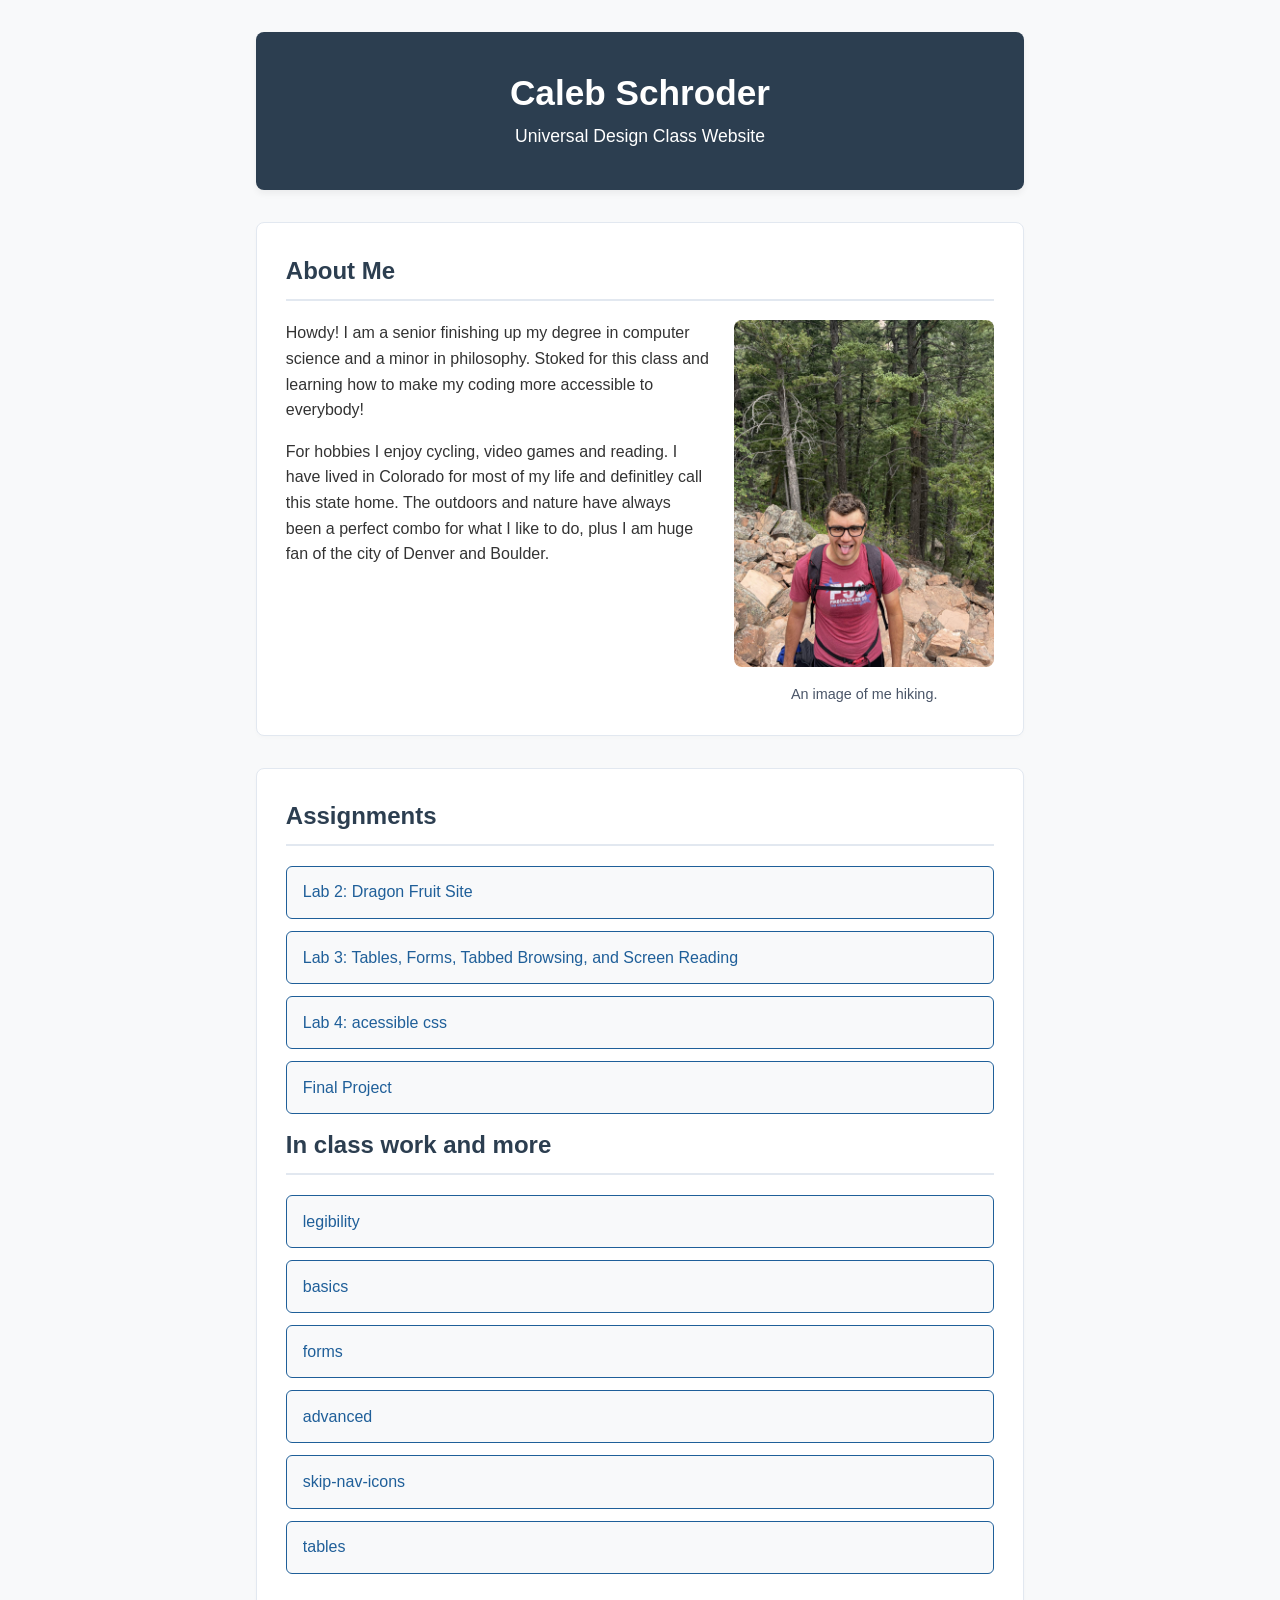
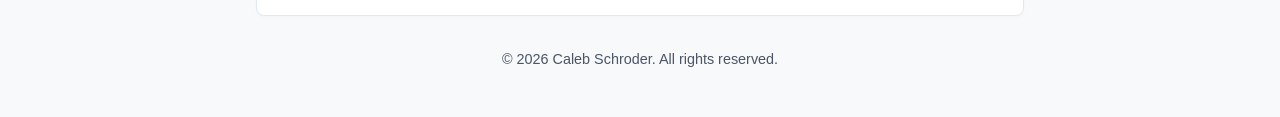
<file: index.html>
<!DOCTYPE html>
<html lang="en">
<head>
    <meta charset="UTF-8">
    <meta name="viewport" content="width=device-width, initial-scale=1.0">
    <title>Caleb Schroder - Universal Design</title>
    <style>
        /* Base styles */
        :root {
            --primary-color: #2c3e50;
            --secondary-color: #1f5f99; /* darkened for 4.5:1+ contrast on light backgrounds */
            --background-color: #f8f9fa;
            --card-background: #ffffff;
            --text-color: #333333;
            --muted-text-color: #4a5568;
            --border-color: #e2e8f0;
        }

        *,
        *::before,
        *::after {
            box-sizing: border-box;
        }

        body {
            font-family: -apple-system, BlinkMacSystemFont, "Segoe UI", Roboto, Helvetica, Arial, sans-serif;
            font-size: 1rem;
            line-height: 1.6;
            color: var(--text-color);
            background-color: var(--background-color);
            margin: 0;
            padding: 0;
        }

        /* Skip navigation link: hidden until focused */
        .skip-link {
            position: absolute;
            top: -100px;
            left: 1rem;
            padding: 0.75rem 1rem;
            background-color: var(--primary-color);
            color: #ffffff;
            font-weight: 600;
            border-radius: 0 0 6px 6px;
            z-index: 100;
        }

        .skip-link:focus {
            top: 0;
        }

        /* Visible keyboard focus for all interactive elements */
        a:focus-visible {
            outline: 3px solid var(--primary-color);
            outline-offset: 2px;
        }

        /* Layout structure */
        .container {
            max-width: 800px;
            margin: 0 auto;
            padding: 2rem 1rem;
        }

        header {
            background-color: var(--primary-color);
            color: #ffffff;
            padding: 2.5rem 1rem;
            text-align: center;
            border-radius: 8px;
            margin-bottom: 2rem;
            box-shadow: 0 4px 6px rgba(0, 0, 0, 0.05);
        }

        header h1 {
            margin: 0 0 0.5rem 0;
            font-size: 2.2rem;
            line-height: 1.2;
        }

        header p {
            margin: 0;
            font-size: 1.1rem;
        }

        section {
            background: var(--card-background);
            padding: 1.8rem;
            border-radius: 8px;
            margin-bottom: 2rem;
            border: 1px solid var(--border-color);
            box-shadow: 0 2px 4px rgba(0, 0, 0, 0.02);
        }

        h2 {
            color: var(--primary-color);
            margin-top: 0;
            border-bottom: 2px solid var(--border-color);
            padding-bottom: 0.5rem;
        }

        /* About Me layout (flexbox): text and image sit side by side, stack on small screens */
        .about-content {
            display: flex;
            flex-wrap: wrap;
            gap: 1.5rem;
            align-items: flex-start;
        }

        .about-text {
            flex: 1 1 300px;
        }

        .about-text p:first-child {
            margin-top: 0;
        }

        .about-text p:last-child {
            margin-bottom: 0;
        }

        figure {
            flex: 0 1 260px;
            margin: 0 auto;
            text-align: center;
        }

        figure img {
            max-width: 100%;
            height: auto;
            border-radius: 8px;
        }

        figcaption {
            margin-top: 0.5rem;
            font-size: 0.9rem;
            color: var(--muted-text-color);
        }

        /* Assignment Navigation List */
        .assignment-list {
            list-style: none;
            padding: 0;
            margin: 0 0 2rem 0;
        }

        .assignment-list:last-child {
            margin-bottom: 0;
        }

        .assignment-list li {
            margin-bottom: 0.75rem;
        }

        .assignment-list a {
            display: block;
            padding: 0.8rem 1rem;
            background-color: var(--background-color);
            color: var(--secondary-color);
            text-decoration: none;
            border-radius: 6px;
            border: 1px solid var(--secondary-color);
            font-weight: 500;
            transition: all 0.2s ease;
        }

        .assignment-list a:hover {
            background-color: var(--secondary-color);
            color: #ffffff;
            border-color: var(--secondary-color);
            transform: translateY(-1px);
        }

        footer {
            text-align: center;
            color: var(--muted-text-color);
            font-size: 0.9rem;
            margin-top: 2rem;
        }

        /* Responsive adjustments */
        @media (max-width: 480px) {
            header h1 {
                font-size: 1.8rem;
            }

            section {
                padding: 1.2rem;
            }
        }

        @media (prefers-reduced-motion: reduce) {
            .assignment-list a {
                transition: none;
            }

            .assignment-list a:hover {
                transform: none;
            }
        }
    </style>
</head>
<body>

    <a class="skip-link" href="#main">Skip to main content</a>

    <div class="container">
        <!-- Page Header -->
        <header>
            <h1>Caleb Schroder</h1>
            <p>Universal Design Class Website</p>
        </header>

        <main id="main">
            <!-- About Me Section -->
            <section id="about" aria-labelledby="about-heading">
                <h2 id="about-heading">About Me</h2>
                <div class="about-content">
                    <div class="about-text">
                        <p>
                            Howdy! I am a senior finishing up my degree in computer science and a minor in philosophy. Stoked for this class and learning how to make my coding more accessible to everybody!
                        </p>
                        <p>
                            For hobbies I enjoy cycling, video games and reading. I have lived in Colorado for most of my life and definitley call this state home. The outdoors and nature have always been a perfect combo for what I like to do, plus I am huge fan of the city of Denver and Boulder.
                        </p>
                    </div>
                    <figure>
                        <img src="images/IMG_4575.jpg" width="432" height="576"
                            alt="an image of me">
                        <figcaption>An image of me hiking.</figcaption>
                    </figure>
                </div>
            </section>

            <!-- Navigation / Coursework Section -->
            <section id="assignments" aria-labelledby="assignments-heading">
                <h2 id="assignments-heading">Assignments</h2>
                <nav aria-label="Assignments">
                    <ul class="assignment-list">
                        <li>
                            <a href="dragon-fruit.html">Lab 2: Dragon Fruit Site</a>
                        </li>
                        <li>
                            <a href="table-forms-tab-screenreader.html">Lab 3: Tables, Forms, Tabbed Browsing, and Screen Reading</a>
                        </li>
                        <li>
                            <a href="acessible-css-assigment.html">Lab 4: acessible css</a>
                        </li>
                        <li>
                            <a href="finalProject.html">Final Project</a>
                        </li>
                    </ul>
                </nav>
                <h2 id="inclass-heading">In class work and more</h2>
                <nav aria-labelledby="inclass-heading">
                    <ul class="assignment-list">
                        <li>
                            <a href="semantic-legibility.html">legibility</a>
                        </li>
                        <li>
                            <a href="semantic-Basics.html">basics</a>
                        </li>
                        <li>
                            <a href="forms.html">forms</a>
                        </li>
                        <li>
                            <a href="semantic-advanced.html">advanced</a>
                        </li>
                        <li>
                            <a href="skip-nav-icons.html">skip-nav-icons</a>
                        </li>
                        <li>
                            <a href="tables.html">tables</a>
                        </li>
                    </ul>
                </nav>
            </section>
        </main>

        <!-- Page Footer -->
        <footer>
            <p>&copy; 2026 Caleb Schroder. All rights reserved.</p>
        </footer>
    </div>

</body>
</html>
</file>
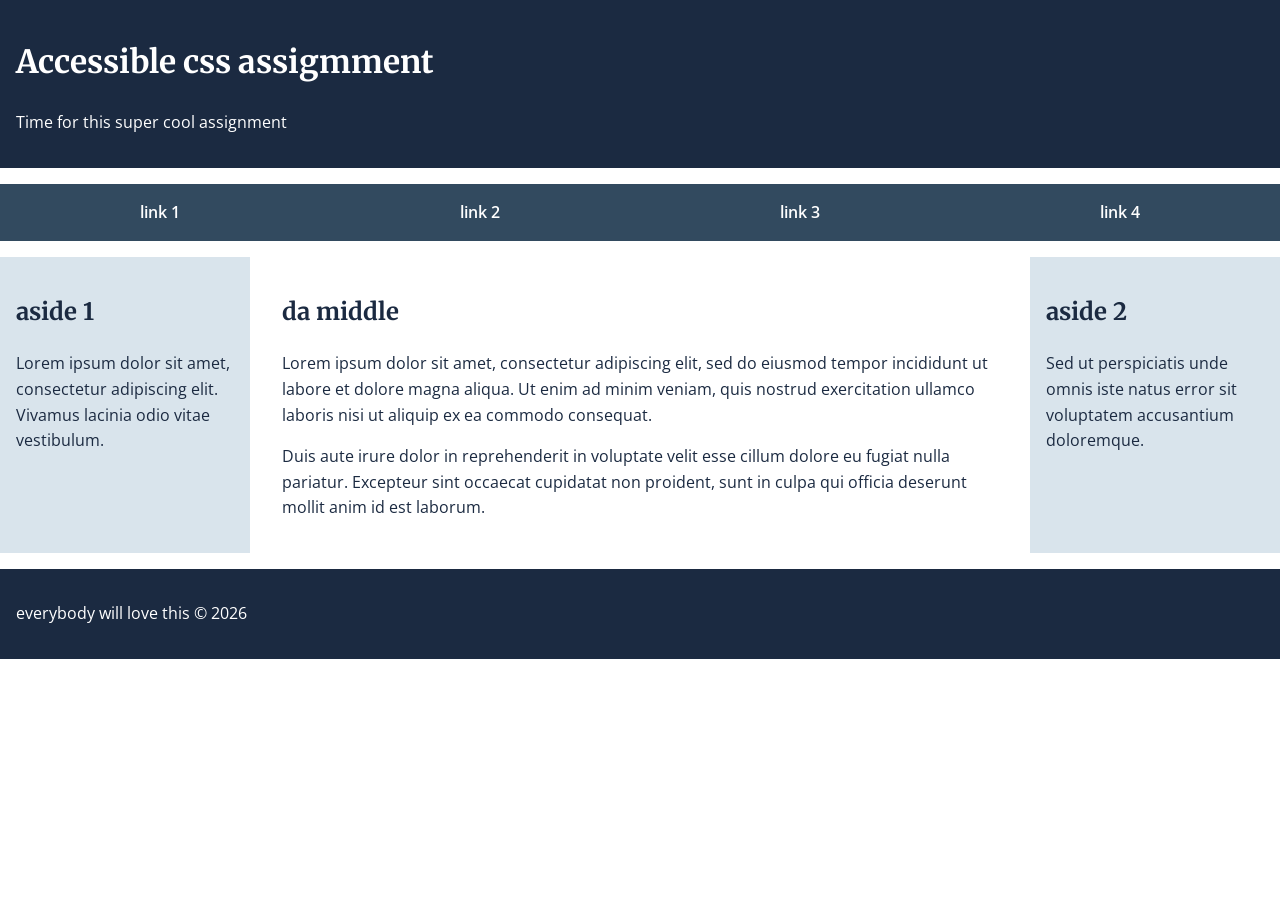
<file: acessible-css-assigment.html>
<!DOCTYPE html>
<html lang="en">
<head>
  <meta charset="UTF-8">
  <meta name="viewport" content="width=device-width, initial-scale=1">
  <title>Grid Layout</title>

  <!-- used merriweather and open sans -->
  <link rel="preconnect" href="https://fonts.googleapis.com">
  <link rel="preconnect" href="https://fonts.gstatic.com" crossorigin>
  <link href="https://fonts.googleapis.com/css2?family=Merriweather:wght@700&family=Open+Sans:wght@400;600&display=swap" rel="stylesheet">

  <link rel="stylesheet" href="css/access-css-style.css">
</head>
<body>

  <header>
    <h1>Accessible css assigmment</h1>
    <p>Time for this super cool assignment</p>
  </header>

  <nav aria-label="Main navigation">
    <ul>
      <li><a href="#">link 1</a></li>
      <li><a href="#">link 2</a></li>
      <li><a href="#">link 3</a></li>
      <li><a href="#">link 4</a></li>
    </ul>
  </nav>

  <main>
    <h2>da middle</h2>
    <p>Lorem ipsum dolor sit amet, consectetur adipiscing elit, sed do eiusmod tempor incididunt ut labore et dolore magna aliqua. Ut enim ad minim veniam, quis nostrud exercitation ullamco laboris nisi ut aliquip ex ea commodo consequat.</p>
    <p>Duis aute irure dolor in reprehenderit in voluptate velit esse cillum dolore eu fugiat nulla pariatur. Excepteur sint occaecat cupidatat non proident, sunt in culpa qui officia deserunt mollit anim id est laborum.</p>
  </main>

  <aside class="aside-one" aria-label="First sidebar">
    <h2>aside 1</h2>
    <p>Lorem ipsum dolor sit amet, consectetur adipiscing elit. Vivamus lacinia odio vitae vestibulum.</p>
  </aside>

  <aside class="aside-two" aria-label="Second sidebar">
    <h2>aside 2</h2>
    <p>Sed ut perspiciatis unde omnis iste natus error sit voluptatem accusantium doloremque.</p>
  </aside>

  <footer>
    <p>everybody will love this &copy; 2026</p>
  </footer>

</body>
</html>
</file>
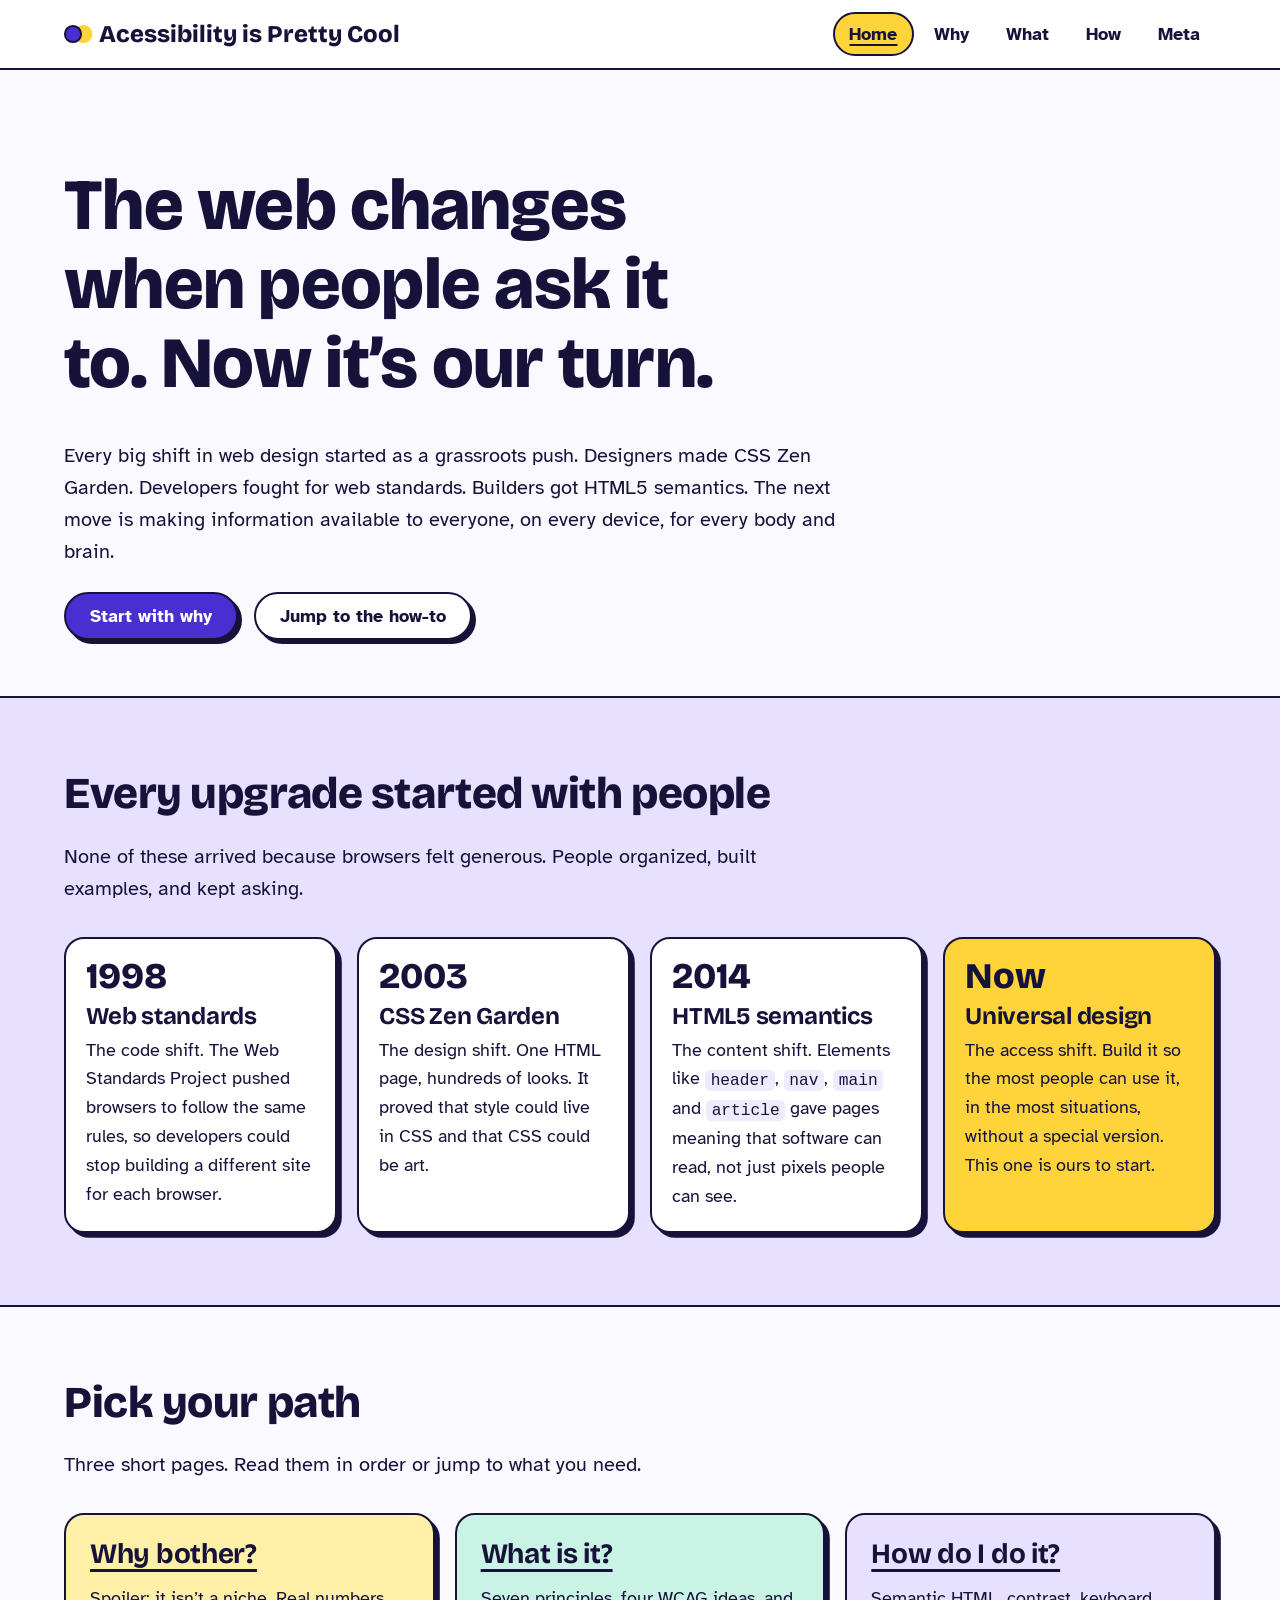
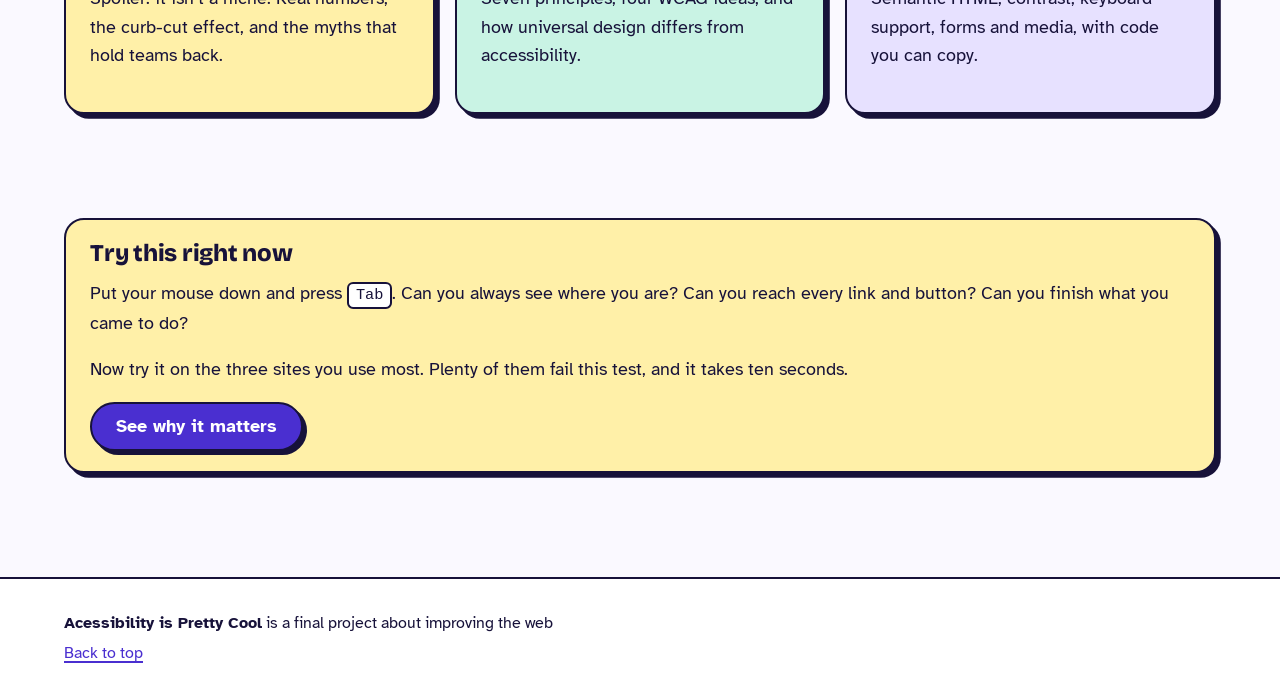
<file: finalProject.html>
<!DOCTYPE html>
<html lang="en">
<head>
  <meta charset="utf-8">
  <meta name="viewport" content="width=device-width, initial-scale=1">
  <title>Acessibility is Pretty Cool | Universal design for the web</title>
  <meta name="description" content="A short guide to universal design for web developers and designers: why it matters, what it is, and how to build it.">
  <link rel="preconnect" href="https://fonts.googleapis.com">
  <link rel="preconnect" href="https://fonts.gstatic.com" crossorigin>
  <link rel="stylesheet" href="https://fonts.googleapis.com/css2?family=Atkinson+Hyperlegible:ital,wght@0,400;0,700;1,400&amp;family=Bricolage+Grotesque:wght@600;800&amp;display=swap">
  <link rel="stylesheet" href="css/styles2.css">
</head>
<body id="top">
  <a class="skip-link" href="#main">Skip to main content</a>

  <header class="site-header">
    <div class="wrap header-inner">
      <a class="brand" href="finalProject.html">Acessibility is Pretty Cool</a>
      <nav aria-label="Main">
        <ul class="nav-list">
          <li><a href="finalProject.html" aria-current="page">Home</a></li>
          <li><a href="why.html">Why</a></li>
          <li><a href="what.html">What</a></li>
          <li><a href="how.html">How</a></li>
          <li><a href="meta.html">Meta</a></li>
        </ul>
      </nav>
    </div>
  </header>

  <main id="main" tabindex="-1">
    <section class="hero" aria-labelledby="hero-title">
      <div class="wrap">
        <h1 id="hero-title">The web changes when people ask it to. Now it’s our turn.</h1>
        <p class="lead">Every big shift in web design started as a grassroots push. Designers made CSS Zen Garden. Developers fought for web standards. Builders got HTML5 semantics. The next move is making information available to everyone, on every device, for every body and brain.</p>
        <div class="btn-row">
          <a class="btn" href="why.html">Start with why</a>
          <a class="btn btn--ghost" href="how.html">Jump to the how-to</a>
        </div>
      </div>
    </section>

    <section class="section section--tint" aria-labelledby="timeline-title">
      <div class="wrap">
        <h2 id="timeline-title">Every upgrade started with people</h2>
        <p class="lead">None of these arrived because browsers felt generous. People organized, built examples, and kept asking.</p>
        <ol class="timeline">
          <li>
            <p class="when">1998</p>
            <h3>Web standards</h3>
            <p>The code shift. The Web Standards Project pushed browsers to follow the same rules, so developers could stop building a different site for each browser.</p>
          </li>
          <li>
            <p class="when">2003</p>
            <h3>CSS Zen Garden</h3>
            <p>The design shift. One HTML page, hundreds of looks. It proved that style could live in CSS and that CSS could be art.</p>
          </li>
          <li>
            <p class="when">2014</p>
            <h3>HTML5 semantics</h3>
            <p>The content shift. Elements like <code>header</code>, <code>nav</code>, <code>main</code> and <code>article</code> gave pages meaning that software can read, not just pixels people can see.</p>
          </li>
          <li>
            <p class="when">Now</p>
            <h3>Universal design</h3>
            <p>The access shift. Build it so the most people can use it, in the most situations, without a special version. This one is ours to start.</p>
          </li>
        </ol>
      </div>
    </section>

    <section class="section" aria-labelledby="paths-title">
      <div class="wrap">
        <h2 id="paths-title">Pick your path</h2>
        <p class="lead">Three short pages. Read them in order or jump to what you need.</p>
        <ul class="paths">
          <li class="path path--why">
            <h3><a href="why.html">Why bother?</a></h3>
            <p>Spoiler: it isn’t a niche. Real numbers, the curb-cut effect, and the myths that hold teams back.</p>
          </li>
          <li class="path path--what">
            <h3><a href="what.html">What is it?</a></h3>
            <p>Seven principles, four WCAG ideas, and how universal design differs from accessibility.</p>
          </li>
          <li class="path path--how">
            <h3><a href="how.html">How do I do it?</a></h3>
            <p>Semantic HTML, contrast, keyboard support, forms and media, with code you can copy.</p>
          </li>
        </ul>
      </div>
    </section>

    <section class="section section--flush-top" aria-labelledby="challenge-title">
      <div class="wrap">
        <div class="callout">
          <h2 id="challenge-title">Try this right now</h2>
          <p>Put your mouse down and press <kbd>Tab</kbd>. Can you always see where you are? Can you reach every link and button? Can you finish what you came to do?</p>
          <p>Now try it on the three sites you use most. Plenty of them fail this test, and it takes ten seconds.</p>
          <a class="btn" href="why.html">See why it matters</a>
        </div>
      </div>
    </section>
  </main>

  <footer class="site-footer">
    <div class="wrap footer-inner">
      <p><strong>Acessibility is Pretty Cool</strong> is a final project about improving the web</p>
      <p><a href="#top">Back to top</a></p>
    </div>
  </footer>
</body>
</html>
</file>
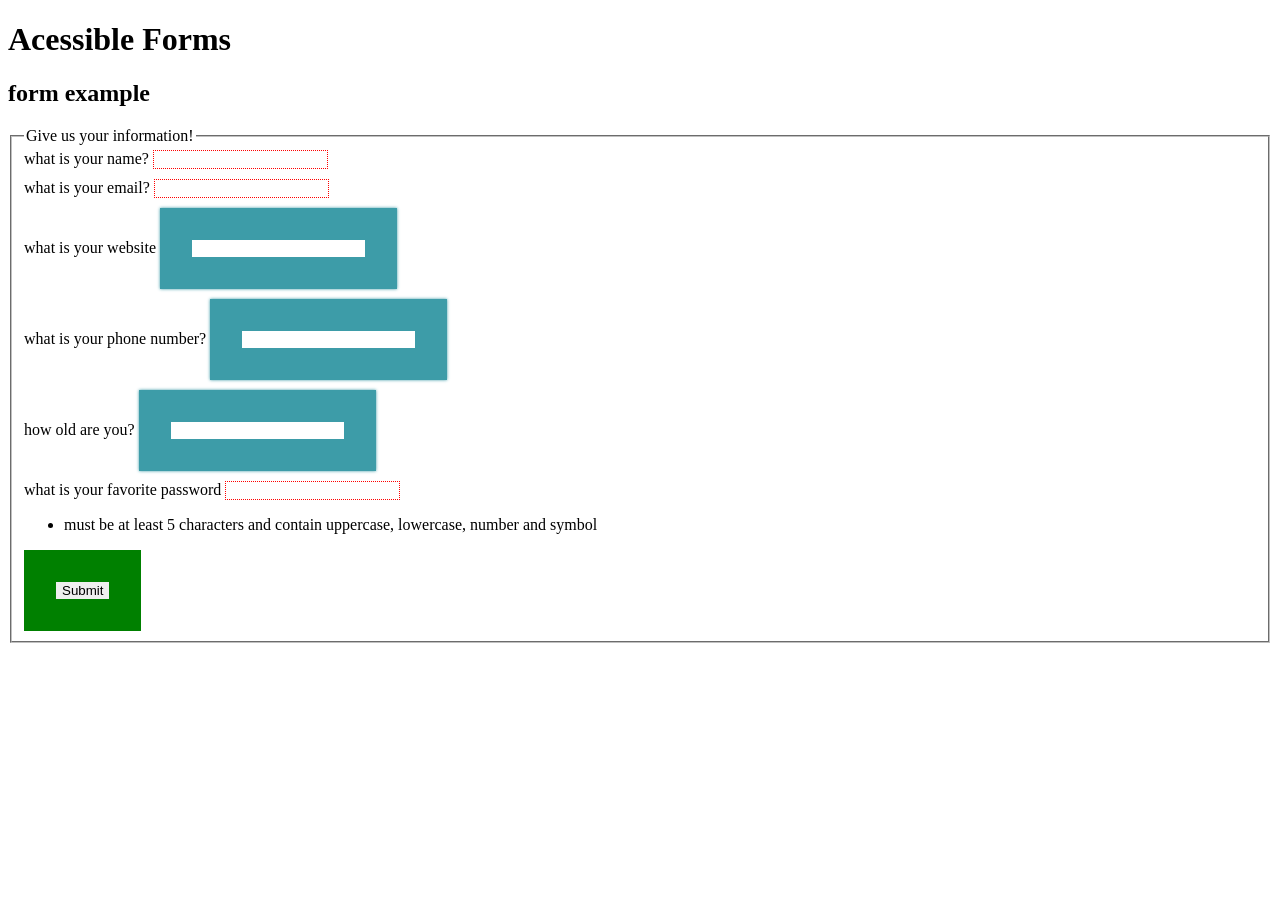
<file: forms.html>
<!DOCTYPE html>
<html lang="en">
<head>
    <meta charset="UTF-8">
    <meta name="viewport" content="width=device-width, initial-scale=1.0">
    <title>Forms</title>
    <style>
        input:focus {
            background: black;
            border: 4px solid yellow;
        }

        input:valid {
            border: 2pc solid green;
        }

        input:invalid {
            border: 1px dotted red;
        }

        label {
            display: block;
            margin-bottom: 10px;
        }

        input:not([type="submit"]):valid {
            border-color: #3d9ca8;
            box-shadow: 0 0 3px #3d9ca8;
        }

        input:not([type="submit"]) + .inputRequirements {
            overflow: hidden;
            max-height: 0;
        }
    </style>
</head>
<body>
    <header>
        <h1>Acessible Forms</h1>
    </header>
    <main>
        <section>
            <h2>form example</h2>
            <form id="myform" method="post">
                <fieldset>
                    <legend>Give us your information!</legend>
                    <label for="username">
                        what is your name?
                        <input type="text" id="username" required>
                    </label>
                    <label for="email">
                        what is your email?
                        <input type="email" id="email" required>
                    </label>
                    <label for="website">
                        what is your website
                        <input type="url" id="website">
                    </label>
                    <label for="phone">
                        what is your phone number?
                        <input type="tel" id="phone" minlength="7">
                    </label>
                    <label for="age">
                        how old are you?
                        <input type="number" id="age">
                    </label>
                    <label for="password">
                        what is your favorite password
                        <input type="text" id="password" maxlength="20" minlength="5" pattern="(?=.*\d)(?=.*[a-z])(?=.*[A-Z])(?=*[@#$%^&+=!]).*" required>
                    </label>
                    <ul class="inputRequirements">
                        <li>must be at least 5 characters and contain uppercase, lowercase, number and symbol</li>
                    </ul>
                    <input type="submit">
                </fieldset>
            </form>
        </section>
    </main>
</body>
</html>
</file>
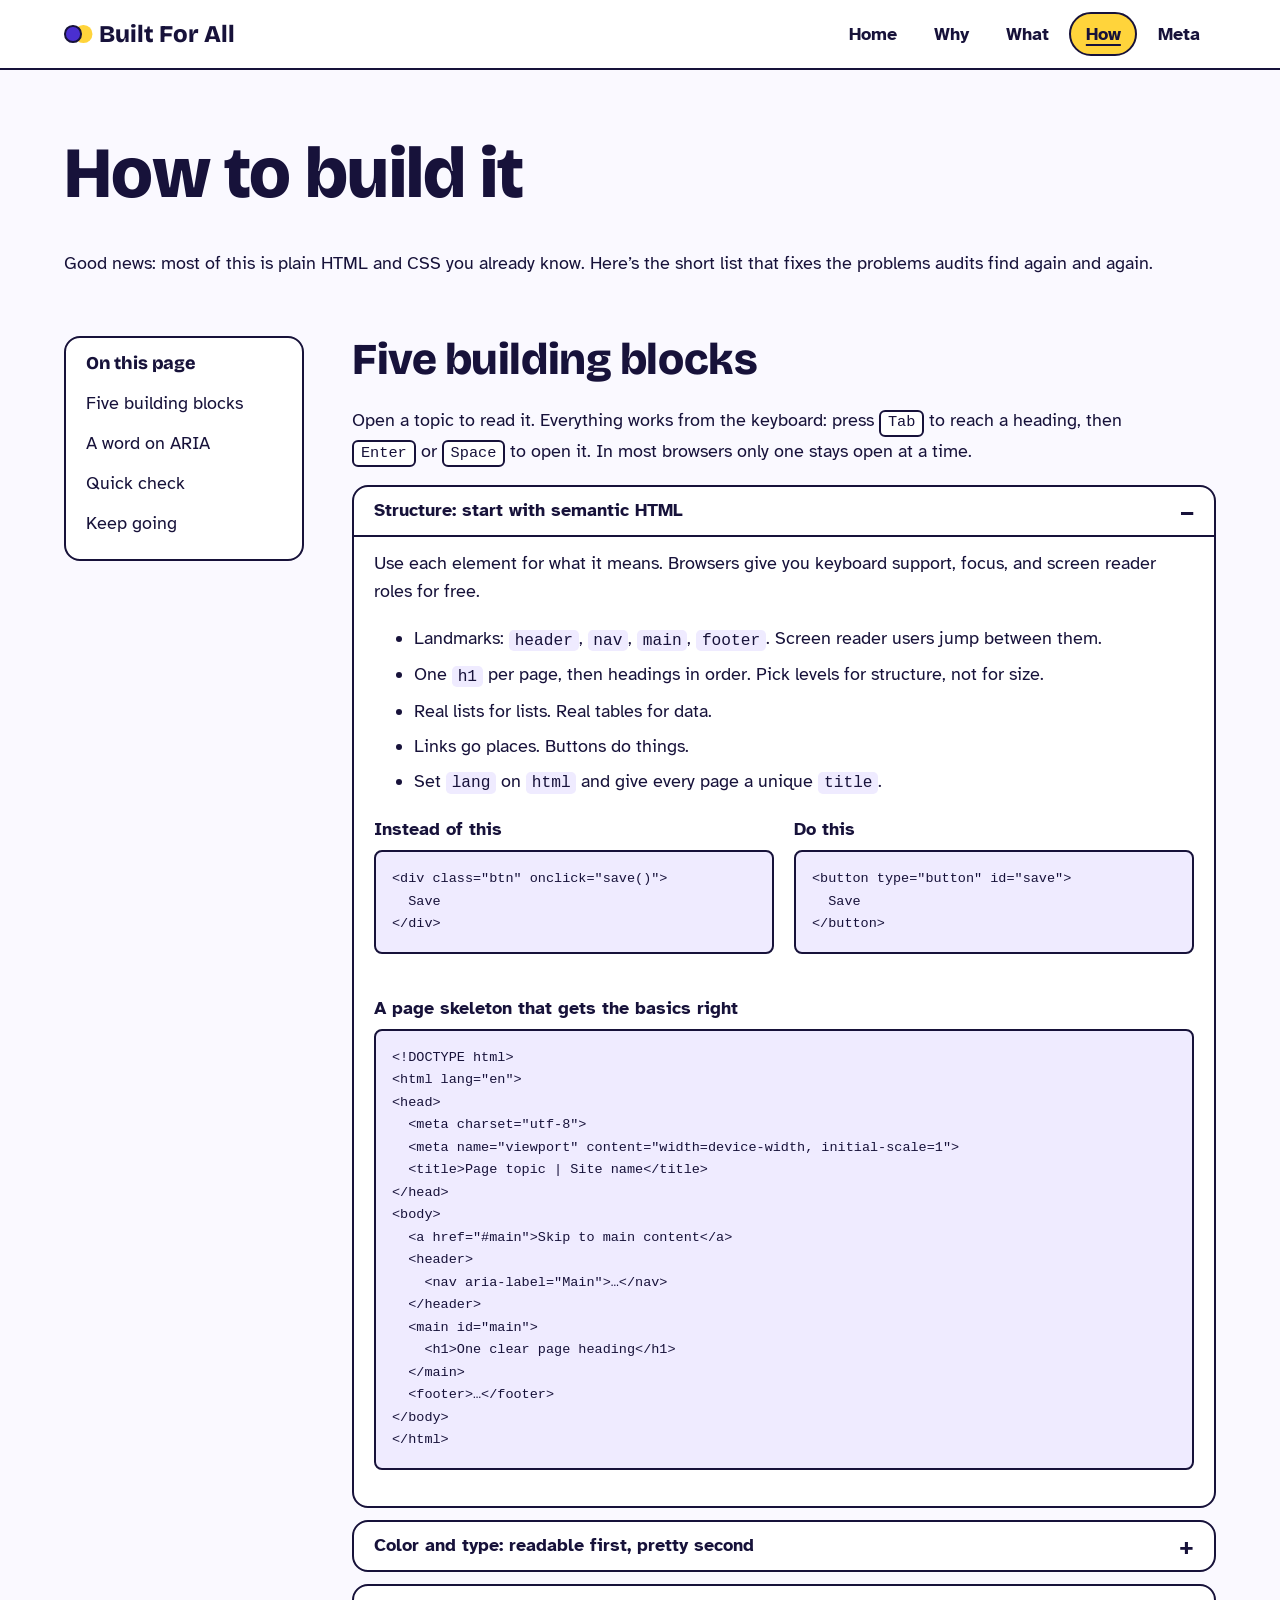
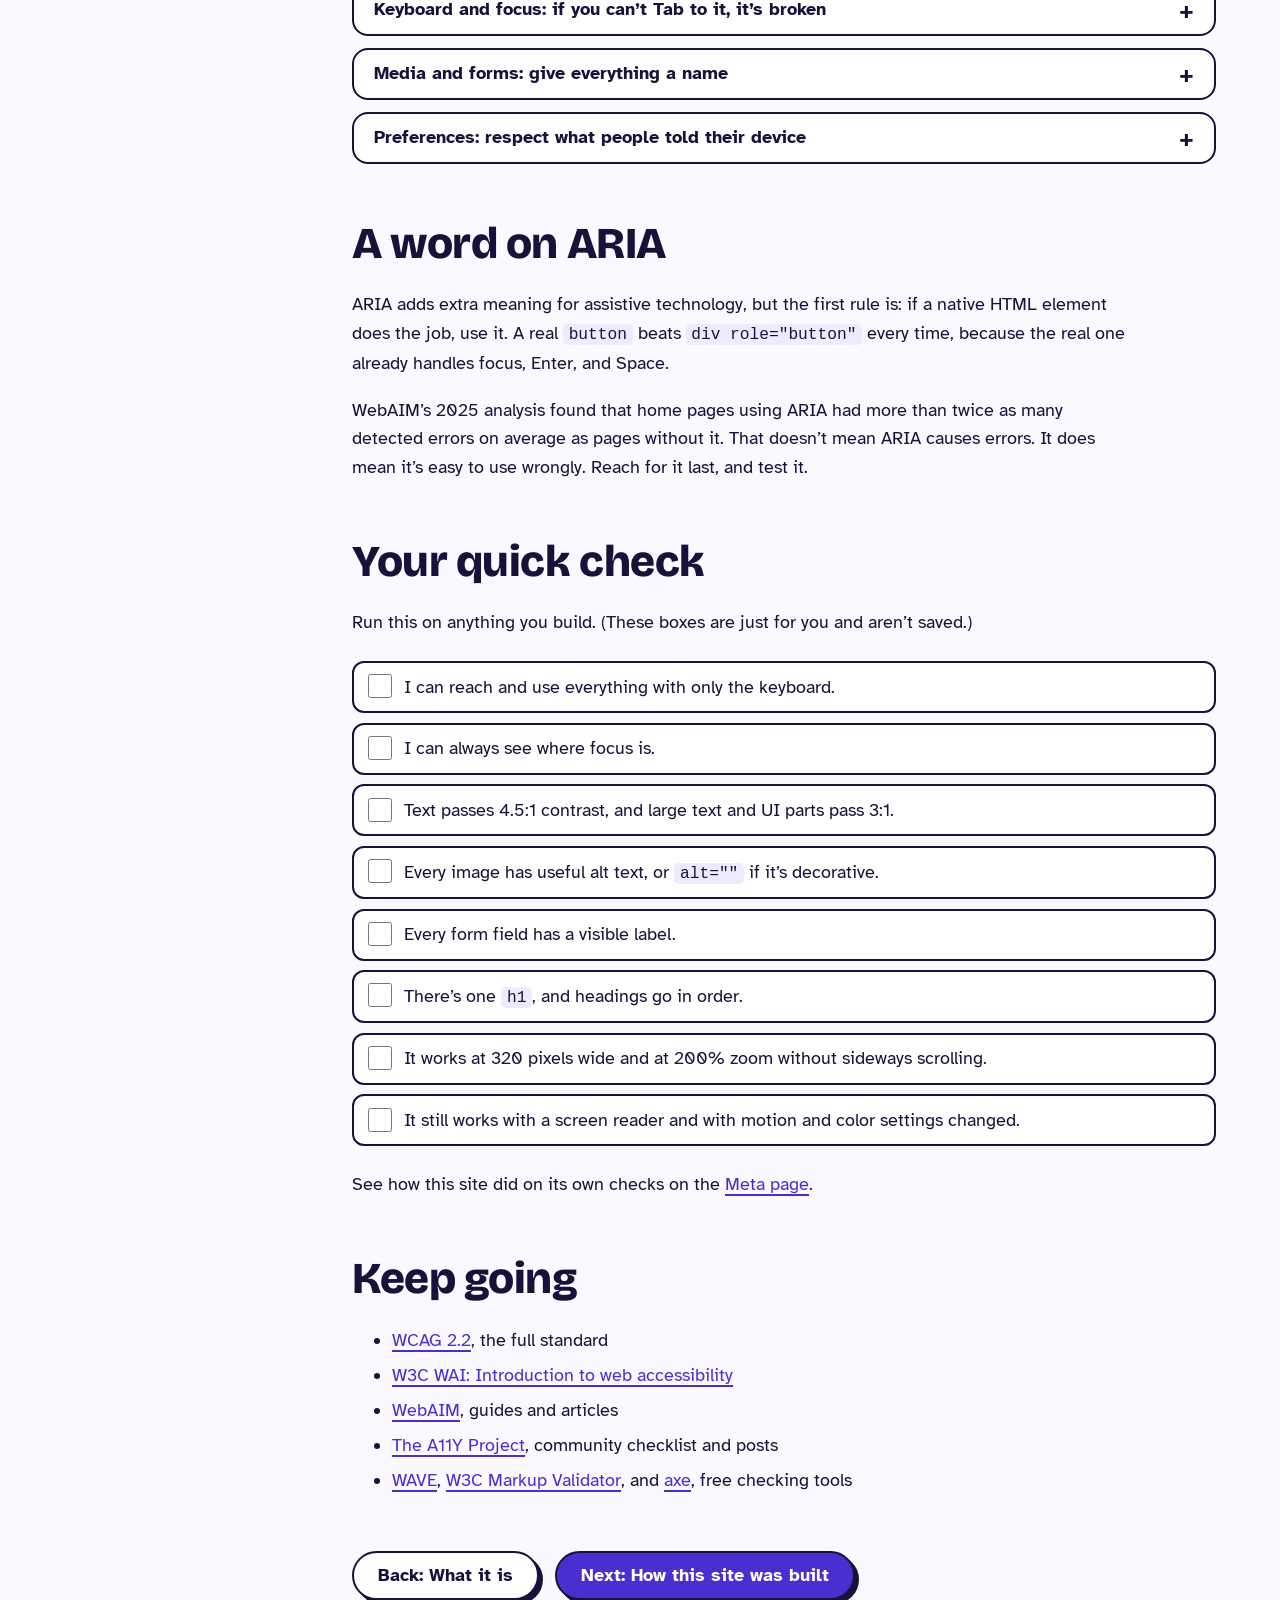
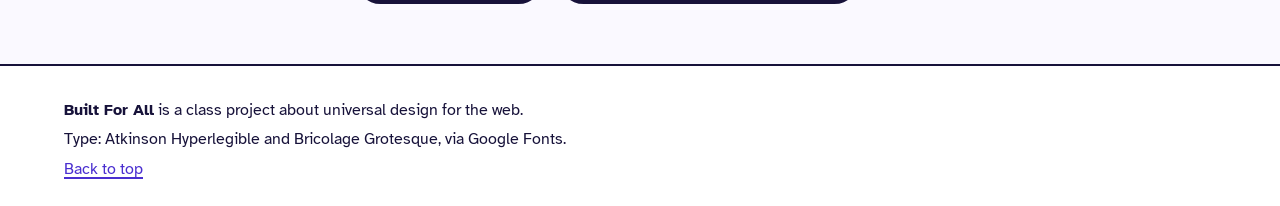
<file: how.html>
<!DOCTYPE html>
<html lang="en">
<head>
  <meta charset="utf-8">
  <meta name="viewport" content="width=device-width, initial-scale=1">
  <title>How to build universally designed sites | Built For All</title>
  <meta name="description" content="A practical guide to accessible, universally designed websites: semantic HTML, contrast and type, keyboard support, forms and media, and user preferences.">
  <link rel="preconnect" href="https://fonts.googleapis.com">
  <link rel="preconnect" href="https://fonts.gstatic.com" crossorigin>
  <link rel="stylesheet" href="https://fonts.googleapis.com/css2?family=Atkinson+Hyperlegible:ital,wght@0,400;0,700;1,400&amp;family=Bricolage+Grotesque:wght@600;800&amp;display=swap">
  <link rel="stylesheet" href="css/styles2.css">
</head>
<body id="top">
  <a class="skip-link" href="#main">Skip to main content</a>

  <header class="site-header">
    <div class="wrap header-inner">
      <a class="brand" href="finalProject.html">Built For All</a>
      <nav aria-label="Main">
        <ul class="nav-list">
          <li><a href="finalProject.html">Home</a></li>
          <li><a href="why.html">Why</a></li>
          <li><a href="what.html">What</a></li>
          <li><a href="how.html" aria-current="page">How</a></li>
          <li><a href="meta.html">Meta</a></li>
        </ul>
      </nav>
    </div>
  </header>

  <main id="main" tabindex="-1">
    <div class="wrap">
      <div class="page-head">
        <h1>How to build it</h1>
        <p>Good news: most of this is plain HTML and CSS you already know. Here’s the short list that fixes the problems audits find again and again.</p>
      </div>

      <div class="page-grid">
        <nav class="toc" aria-label="On this page">
          <h2>On this page</h2>
          <ul>
            <li><a href="#blocks">Five building blocks</a></li>
            <li><a href="#aria">A word on ARIA</a></li>
            <li><a href="#checklist">Quick check</a></li>
            <li><a href="#resources">Keep going</a></li>
          </ul>
        </nav>

        <div class="content">
          <section id="blocks" aria-labelledby="blocks-title">
            <h2 id="blocks-title">Five building blocks</h2>
            <p class="prose">Open a topic to read it. Everything works from the keyboard: press <kbd>Tab</kbd> to reach a heading, then <kbd>Enter</kbd> or <kbd>Space</kbd> to open it. In most browsers only one stays open at a time.</p>

            <div class="accordion">
              <details name="blocks" open>
                <summary>Structure: start with semantic HTML</summary>
                <div>
                  <p>Use each element for what it means. Browsers give you keyboard support, focus, and screen reader roles for free.</p>
                  <ul>
                    <li>Landmarks: <code>header</code>, <code>nav</code>, <code>main</code>, <code>footer</code>. Screen reader users jump between them.</li>
                    <li>One <code>h1</code> per page, then headings in order. Pick levels for structure, not for size.</li>
                    <li>Real lists for lists. Real tables for data.</li>
                    <li>Links go places. Buttons do things.</li>
                    <li>Set <code>lang</code> on <code>html</code> and give every page a unique <code>title</code>.</li>
                  </ul>
                  <div class="compare">
                    <figure>
                      <figcaption>Instead of this</figcaption>
                      <pre tabindex="0"><code>&lt;div class="btn" onclick="save()"&gt;
  Save
&lt;/div&gt;</code></pre>
                    </figure>
                    <figure>
                      <figcaption>Do this</figcaption>
                      <pre tabindex="0"><code>&lt;button type="button" id="save"&gt;
  Save
&lt;/button&gt;</code></pre>
                    </figure>
                  </div>
                  <figure>
                    <figcaption>A page skeleton that gets the basics right</figcaption>
                    <pre tabindex="0"><code>&lt;!DOCTYPE html&gt;
&lt;html lang="en"&gt;
&lt;head&gt;
  &lt;meta charset="utf-8"&gt;
  &lt;meta name="viewport" content="width=device-width, initial-scale=1"&gt;
  &lt;title&gt;Page topic | Site name&lt;/title&gt;
&lt;/head&gt;
&lt;body&gt;
  &lt;a href="#main"&gt;Skip to main content&lt;/a&gt;
  &lt;header&gt;
    &lt;nav aria-label="Main"&gt;…&lt;/nav&gt;
  &lt;/header&gt;
  &lt;main id="main"&gt;
    &lt;h1&gt;One clear page heading&lt;/h1&gt;
  &lt;/main&gt;
  &lt;footer&gt;…&lt;/footer&gt;
&lt;/body&gt;
&lt;/html&gt;</code></pre>
                  </figure>
                </div>
              </details>

              <details name="blocks">
                <summary>Color and type: readable first, pretty second</summary>
                <div>
                  <ul>
                    <li><strong>Contrast:</strong> at least 4.5:1 for normal text, and 3:1 for large text and for UI parts like input borders and meaningful icons.</li>
                    <li><strong>Don’t rely on color alone.</strong> Underline links. Pair error colors with words or icons.</li>
                    <li><strong>Relative units:</strong> size type in <code>rem</code> so it scales with people’s browser settings.</li>
                    <li><strong>Comfortable text:</strong> line height around 1.5, and lines of roughly 45 to 75 characters (<code>max-width: 65ch</code>).</li>
                    <li><strong>Reflow:</strong> nothing should need sideways scrolling at 320 CSS pixels wide. That’s what 400% zoom looks like on a laptop.</li>
                    <li><strong>Target size:</strong> at least 24 by 24 CSS pixels (WCAG 2.2 AA). Aim for 44 by 44.</li>
                  </ul>
                  <figure>
                    <figcaption>Mobile-first CSS: small screens first, then add layout as space allows</figcaption>
                    <pre tabindex="0"><code>/* base styles are for small screens */
.cards {
  display: grid;
  gap: 1rem;
}

/* use em in media queries so they follow the user's font size */
@media (min-width: 40em) {
  .cards {
    grid-template-columns: repeat(3, 1fr);
  }
}</code></pre>
                  </figure>
                </div>
              </details>

              <details name="blocks">
                <summary>Keyboard and focus: if you can’t Tab to it, it’s broken</summary>
                <div>
                  <p>Plenty of people never touch a mouse. Every control must be reachable and usable with <kbd>Tab</kbd>, <kbd>Shift</kbd>+<kbd>Tab</kbd>, <kbd>Enter</kbd>, <kbd>Space</kbd>, arrow keys inside widgets, and <kbd>Esc</kbd> to close things.</p>
                  <ul>
                    <li>Never remove the focus outline without replacing it with something just as visible.</li>
                    <li>Keep the DOM order the same as the visual order.</li>
                    <li>Don’t use <code>tabindex</code> above 0. Use <code>0</code> for custom widgets and <code>-1</code> for focus set by script.</li>
                    <li>Add a skip link so people can jump past the navigation.</li>
                    <li>Never trap focus. People must always be able to leave.</li>
                  </ul>
                  <figure>
                    <figcaption>A visible focus style</figcaption>
                    <pre tabindex="0"><code>:focus-visible {
  outline: 3px solid #4a2fd0;
  outline-offset: 3px;
}</code></pre>
                  </figure>
                  <figure>
                    <figcaption>A skip link: first thing in the body, visible when focused</figcaption>
                    <pre tabindex="0"><code>&lt;a class="skip-link" href="#main"&gt;Skip to main content&lt;/a&gt;

.skip-link { position: absolute; top: -5rem; }
.skip-link:focus { top: 1rem; }</code></pre>
                  </figure>
                  <p>Try it: unplug your mouse and use this page.</p>
                </div>
              </details>

              <details name="blocks">
                <summary>Media and forms: give everything a name</summary>
                <div>
                  <ul>
                    <li><strong>Images:</strong> describe what the image is for, not “image of”. Decorative images get <code>alt=""</code> so screen readers skip them.</li>
                    <li><strong>Video and audio:</strong> captions and a transcript. No autoplay with sound.</li>
                    <li><strong>Form fields:</strong> every input gets a visible <code>label</code>. A placeholder is not a label because it disappears when you type.</li>
                    <li><strong>Errors:</strong> say what went wrong and how to fix it, in text, next to the field.</li>
                    <li><strong>Autofill:</strong> use <code>autocomplete</code> so people type less.</li>
                  </ul>
                  <figure>
                    <figcaption>Informative and decorative images</figcaption>
                    <pre tabindex="0"><code>&lt;img src="chart.png"
     alt="Bar chart: 95.9% of home pages had WCAG failures in 2026"&gt;

&lt;img src="swirl.svg" alt=""&gt;</code></pre>
                  </figure>
                  <figure>
                    <figcaption>A labelled field with a hint</figcaption>
                    <pre tabindex="0"><code>&lt;label for="email"&gt;Email&lt;/label&gt;
&lt;input id="email" name="email" type="email"
       autocomplete="email"
       aria-describedby="email-hint"&gt;
&lt;p id="email-hint"&gt;We only use this to send your receipt.&lt;/p&gt;</code></pre>
                  </figure>
                </div>
              </details>

              <details name="blocks">
                <summary>Preferences: respect what people told their device</summary>
                <div>
                  <p>Operating systems and browsers let people say what they need. CSS can listen.</p>
                  <ul>
                    <li><code>prefers-reduced-motion</code> for people who get dizzy or distracted by animation.</li>
                    <li><code>prefers-color-scheme</code> for light and dark.</li>
                    <li><code>prefers-contrast</code> and <code>forced-colors</code> for high-contrast modes.</li>
                    <li>Never disable zoom with <code>user-scalable=no</code>, and don’t lock the screen orientation.</li>
                  </ul>
                  <figure>
                    <figcaption>Three preference queries</figcaption>
                    <pre tabindex="0"><code>@media (prefers-reduced-motion: reduce) {
  * { animation: none !important; transition: none !important; }
}

@media (prefers-color-scheme: dark) {
  :root { --bg: #110d29; --ink: #f4f2ff; }
}

@media (forced-colors: active) {
  .btn { border: 2px solid ButtonText; }
}</code></pre>
                  </figure>
                  <p>This site follows your device. Switch your system to dark mode, or turn on increased contrast, and the page updates right away.</p>
                </div>
              </details>
            </div>
          </section>

          <section id="aria" aria-labelledby="aria-title">
            <h2 id="aria-title">A word on ARIA</h2>
            <p class="prose">ARIA adds extra meaning for assistive technology, but the first rule is: if a native HTML element does the job, use it. A real <code>button</code> beats <code>div role="button"</code> every time, because the real one already handles focus, Enter, and Space.</p>
            <p class="prose">WebAIM’s 2025 analysis found that home pages using ARIA had more than twice as many detected errors on average as pages without it. That doesn’t mean ARIA causes errors. It does mean it’s easy to use wrongly. Reach for it last, and test it.</p>
          </section>

          <section id="checklist" aria-labelledby="checklist-title">
            <h2 id="checklist-title">Your quick check</h2>
            <p class="prose">Run this on anything you build. (These boxes are just for you and aren’t saved.)</p>
            <ul class="checklist">
              <li><label><input type="checkbox"><span>I can reach and use everything with only the keyboard.</span></label></li>
              <li><label><input type="checkbox"><span>I can always see where focus is.</span></label></li>
              <li><label><input type="checkbox"><span>Text passes 4.5:1 contrast, and large text and UI parts pass 3:1.</span></label></li>
              <li><label><input type="checkbox"><span>Every image has useful alt text, or <code>alt=""</code> if it’s decorative.</span></label></li>
              <li><label><input type="checkbox"><span>Every form field has a visible label.</span></label></li>
              <li><label><input type="checkbox"><span>There’s one <code>h1</code>, and headings go in order.</span></label></li>
              <li><label><input type="checkbox"><span>It works at 320 pixels wide and at 200% zoom without sideways scrolling.</span></label></li>
              <li><label><input type="checkbox"><span>It still works with a screen reader and with motion and color settings changed.</span></label></li>
            </ul>
            <p class="prose">See how this site did on its own checks on the <a href="meta.html">Meta page</a>.</p>
          </section>

          <section id="resources" aria-labelledby="resources-title">
            <h2 id="resources-title">Keep going</h2>
            <ul class="prose">
              <li><a href="https://www.w3.org/TR/WCAG22/">WCAG 2.2</a>, the full standard</li>
              <li><a href="https://www.w3.org/WAI/fundamentals/accessibility-intro/">W3C WAI: Introduction to web accessibility</a></li>
              <li><a href="https://webaim.org/">WebAIM</a>, guides and articles</li>
              <li><a href="https://www.a11yproject.com/">The A11Y Project</a>, community checklist and posts</li>
              <li><a href="https://wave.webaim.org/">WAVE</a>, <a href="https://validator.w3.org/">W3C Markup Validator</a>, and <a href="https://www.deque.com/axe/">axe</a>, free checking tools</li>
            </ul>
          </section>

          <div class="next-links">
            <a class="btn btn--ghost" href="what.html">Back: What it is</a>
            <a class="btn" href="meta.html">Next: How this site was built</a>
          </div>
        </div>
      </div>
    </div>
  </main>

  <footer class="site-footer">
    <div class="wrap footer-inner">
      <p><strong>Built For All</strong> is a class project about universal design for the web.</p>
      <p>Type: Atkinson Hyperlegible and Bricolage Grotesque, via Google Fonts.</p>
      <p><a href="#top">Back to top</a></p>
    </div>
  </footer>
</body>
</html>
</file>
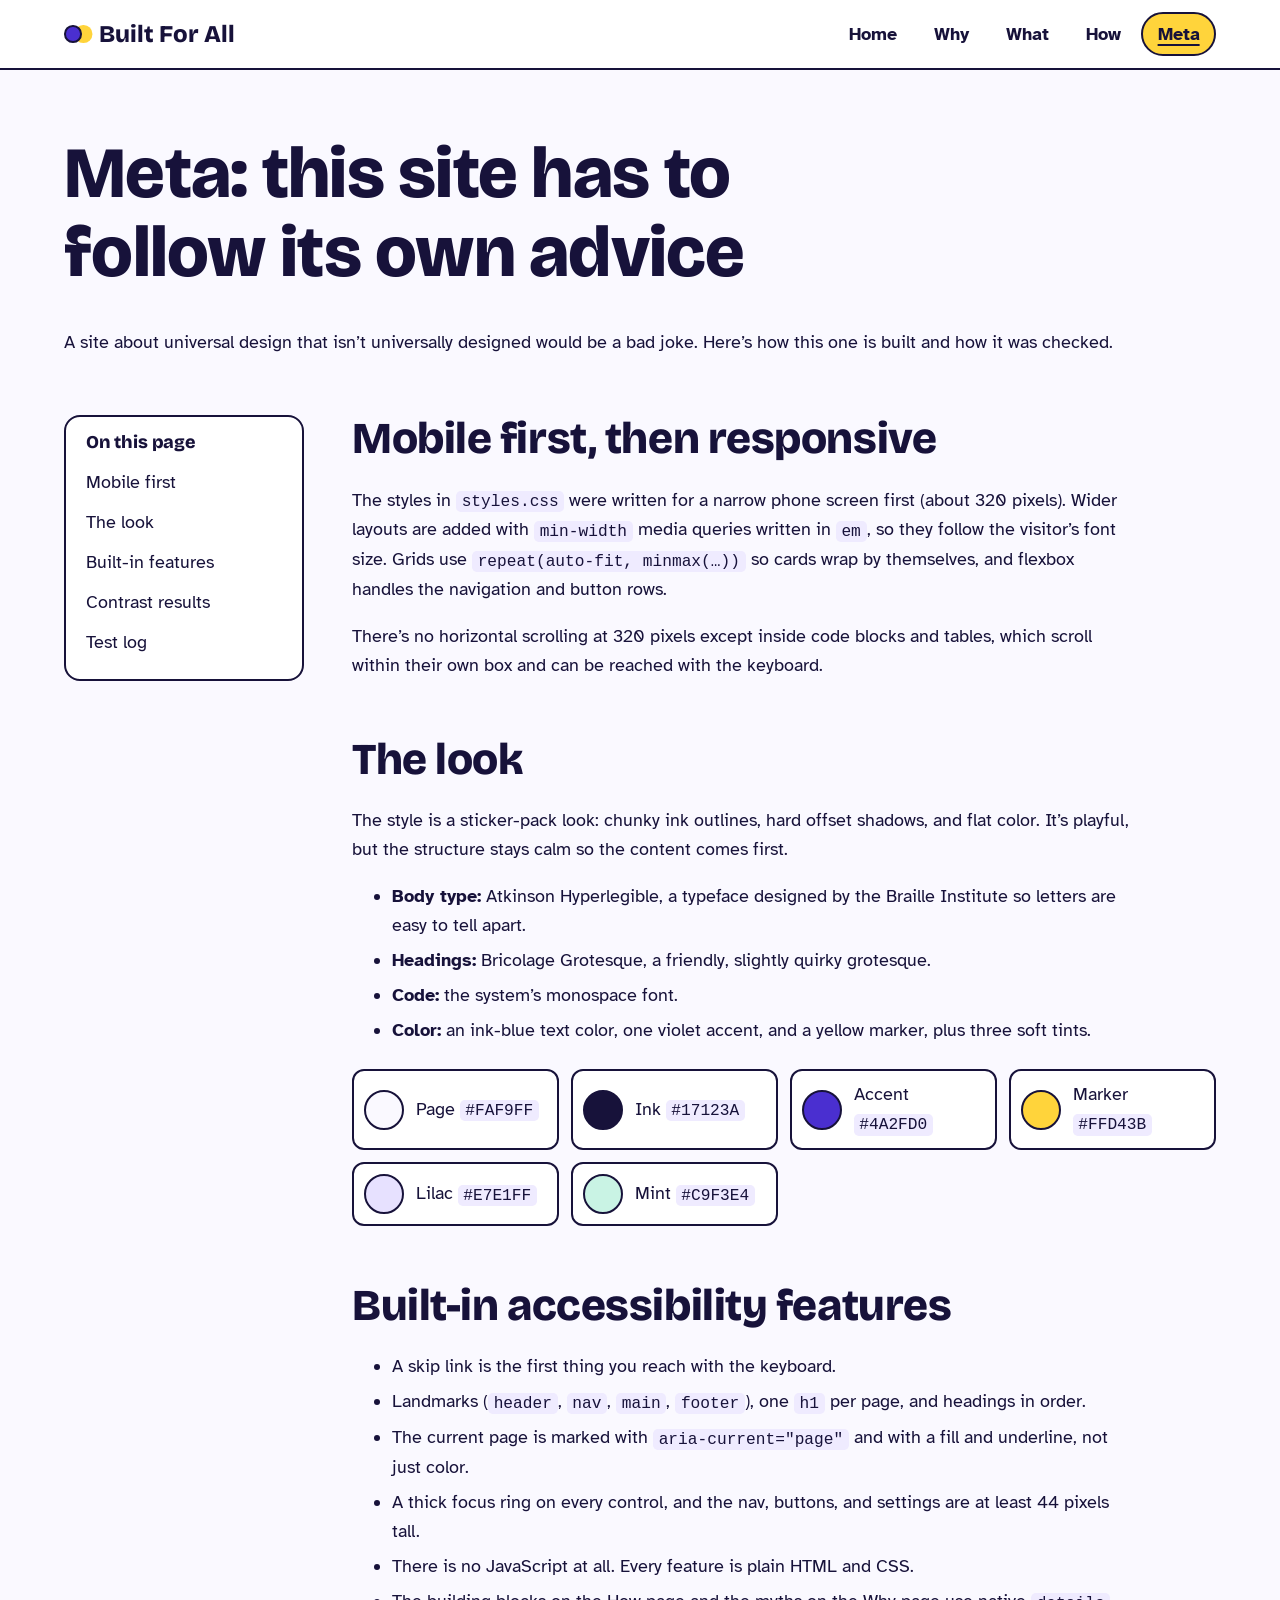
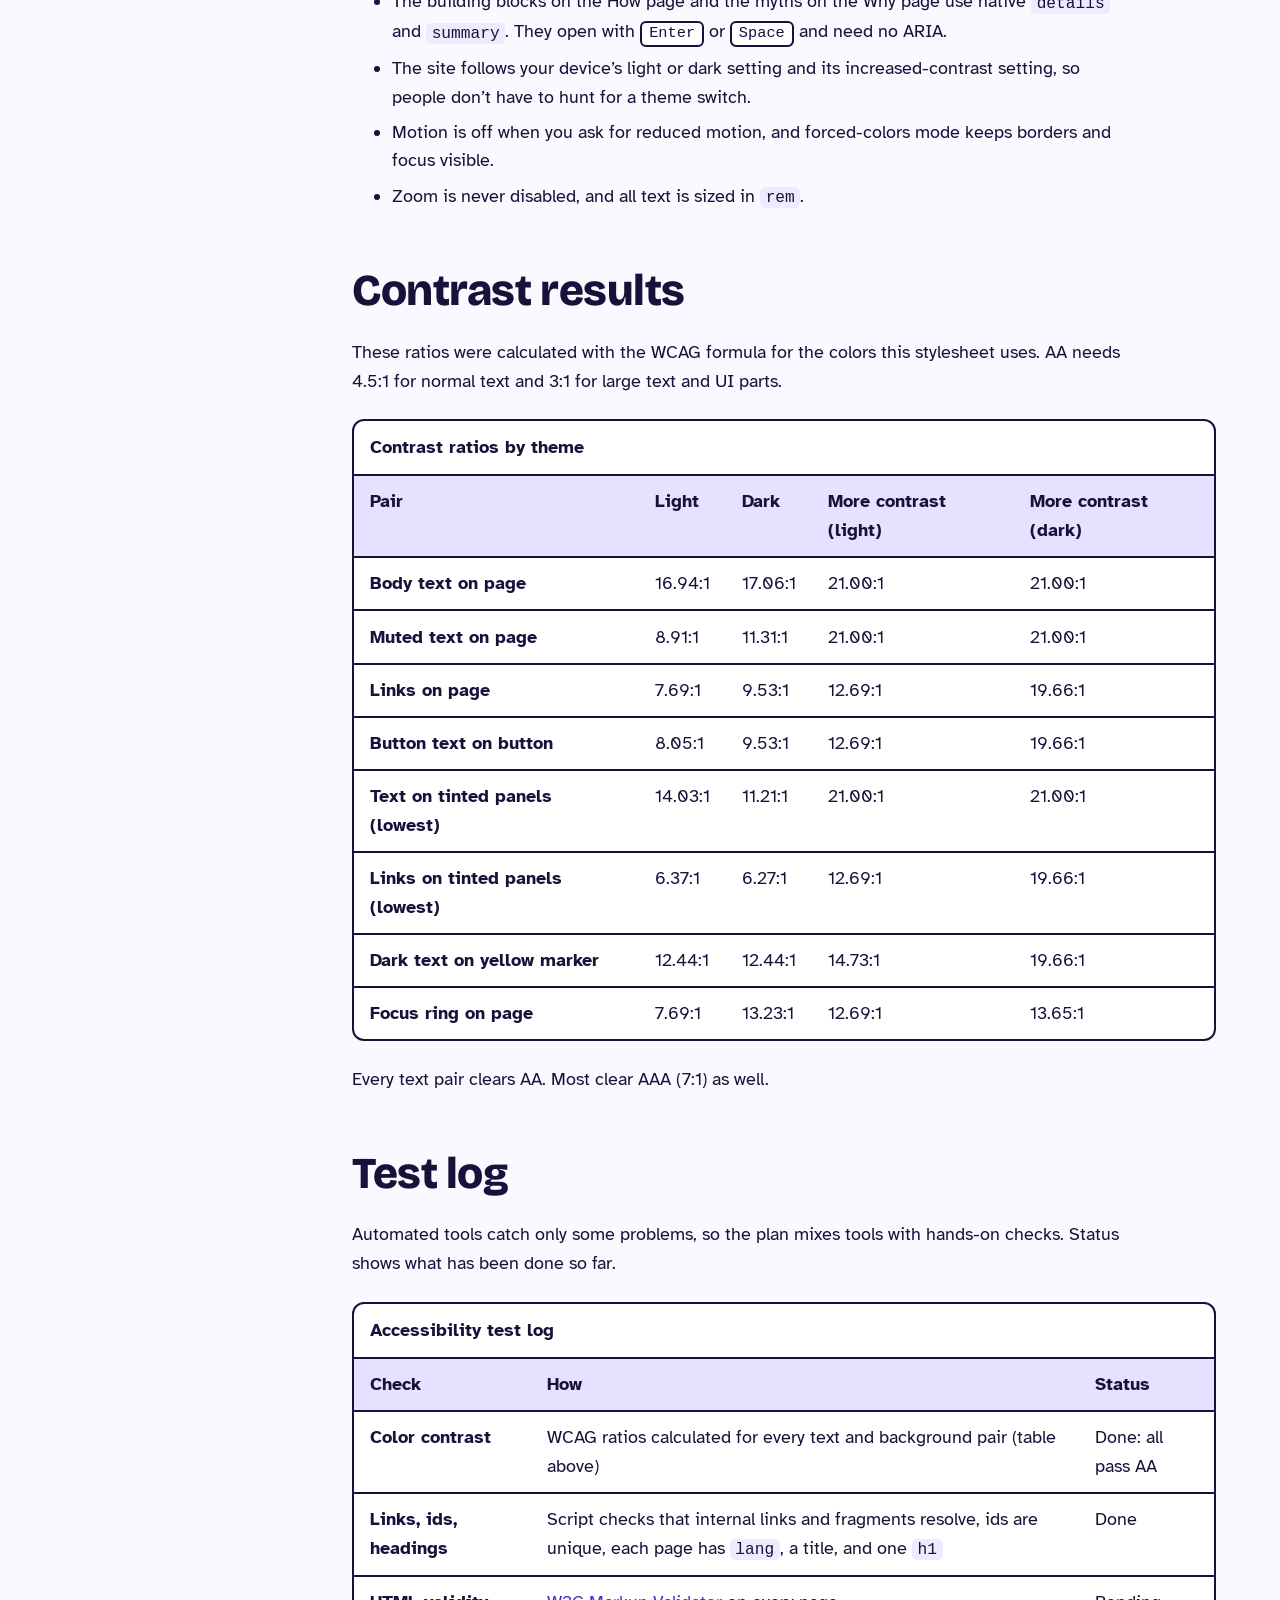
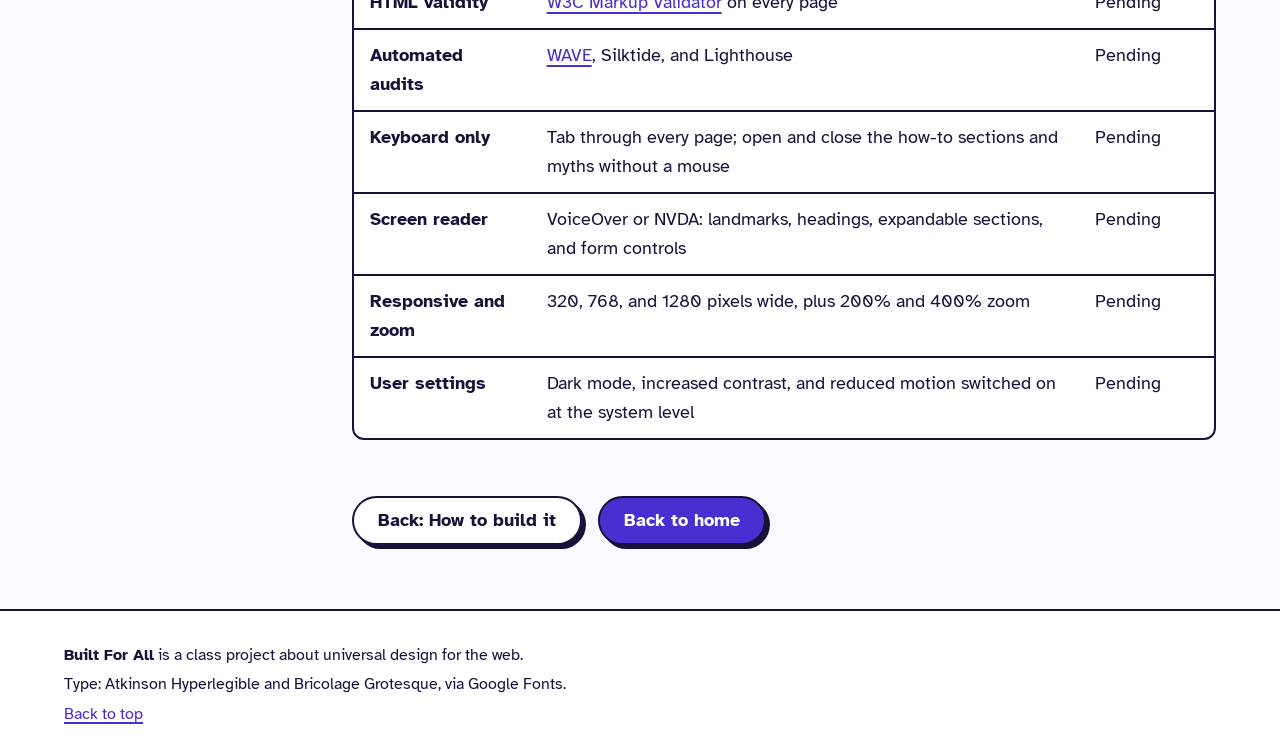
<file: meta.html>
<!DOCTYPE html>
<html lang="en">
<head>
  <meta charset="utf-8">
  <meta name="viewport" content="width=device-width, initial-scale=1">
  <title>Meta: how this site was built | Built For All</title>
  <meta name="description" content="How Built For All practices what it preaches: mobile-first CSS, an accessible palette with measured contrast ratios, built-in accessibility features, and a test log.">
  <link rel="preconnect" href="https://fonts.googleapis.com">
  <link rel="preconnect" href="https://fonts.gstatic.com" crossorigin>
  <link rel="stylesheet" href="https://fonts.googleapis.com/css2?family=Atkinson+Hyperlegible:ital,wght@0,400;0,700;1,400&amp;family=Bricolage+Grotesque:wght@600;800&amp;display=swap">
  <link rel="stylesheet" href="css/styles2.css">
</head>
<body id="top">
  <a class="skip-link" href="#main">Skip to main content</a>

  <header class="site-header">
    <div class="wrap header-inner">
      <a class="brand" href="finalProject.html">Built For All</a>
      <nav aria-label="Main">
        <ul class="nav-list">
          <li><a href="finalProject.html">Home</a></li>
          <li><a href="why.html">Why</a></li>
          <li><a href="what.html">What</a></li>
          <li><a href="how.html">How</a></li>
          <li><a href="meta.html" aria-current="page">Meta</a></li>
        </ul>
      </nav>
    </div>
  </header>

  <main id="main" tabindex="-1">
    <div class="wrap">
      <div class="page-head">
        <h1>Meta: this site has to follow its own advice</h1>
        <p>A site about universal design that isn’t universally designed would be a bad joke. Here’s how this one is built and how it was checked.</p>
      </div>

      <div class="page-grid">
        <nav class="toc" aria-label="On this page">
          <h2>On this page</h2>
          <ul>
            <li><a href="#mobile-first">Mobile first</a></li>
            <li><a href="#look">The look</a></li>
            <li><a href="#features">Built-in features</a></li>
            <li><a href="#contrast">Contrast results</a></li>
            <li><a href="#testing">Test log</a></li>
          </ul>
        </nav>

        <div class="content">
          <section id="mobile-first" aria-labelledby="mobile-first-title">
            <h2 id="mobile-first-title">Mobile first, then responsive</h2>
            <p class="prose">The styles in <code>styles.css</code> were written for a narrow phone screen first (about 320 pixels). Wider layouts are added with <code>min-width</code> media queries written in <code>em</code>, so they follow the visitor’s font size. Grids use <code>repeat(auto-fit, minmax(…))</code> so cards wrap by themselves, and flexbox handles the navigation and button rows.</p>
            <p class="prose">There’s no horizontal scrolling at 320 pixels except inside code blocks and tables, which scroll within their own box and can be reached with the keyboard.</p>
          </section>

          <section id="look" aria-labelledby="look-title">
            <h2 id="look-title">The look</h2>
            <p class="prose">The style is a sticker-pack look: chunky ink outlines, hard offset shadows, and flat color. It’s playful, but the structure stays calm so the content comes first.</p>
            <ul class="prose">
              <li><strong>Body type:</strong> Atkinson Hyperlegible, a typeface designed by the Braille Institute so letters are easy to tell apart.</li>
              <li><strong>Headings:</strong> Bricolage Grotesque, a friendly, slightly quirky grotesque.</li>
              <li><strong>Code:</strong> the system’s monospace font.</li>
              <li><strong>Color:</strong> an ink-blue text color, one violet accent, and a yellow marker, plus three soft tints.</li>
            </ul>
            <ul class="swatches">
              <li><span class="chip sw-bg"></span><span>Page <code>#FAF9FF</code></span></li>
              <li><span class="chip sw-ink"></span><span>Ink <code>#17123A</code></span></li>
              <li><span class="chip sw-accent"></span><span>Accent <code>#4A2FD0</code></span></li>
              <li><span class="chip sw-sun"></span><span>Marker <code>#FFD43B</code></span></li>
              <li><span class="chip sw-lilac"></span><span>Lilac <code>#E7E1FF</code></span></li>
              <li><span class="chip sw-mint"></span><span>Mint <code>#C9F3E4</code></span></li>
            </ul>
          </section>

          <section id="features" aria-labelledby="features-title">
            <h2 id="features-title">Built-in accessibility features</h2>
            <ul class="prose">
              <li>A skip link is the first thing you reach with the keyboard.</li>
              <li>Landmarks (<code>header</code>, <code>nav</code>, <code>main</code>, <code>footer</code>), one <code>h1</code> per page, and headings in order.</li>
              <li>The current page is marked with <code>aria-current="page"</code> and with a fill and underline, not just color.</li>
              <li>A thick focus ring on every control, and the nav, buttons, and settings are at least 44 pixels tall.</li>
              <li>There is no JavaScript at all. Every feature is plain HTML and CSS.</li>
              <li>The building blocks on the How page and the myths on the Why page use native <code>details</code> and <code>summary</code>. They open with <kbd>Enter</kbd> or <kbd>Space</kbd> and need no ARIA.</li>
              <li>The site follows your device’s light or dark setting and its increased-contrast setting, so people don’t have to hunt for a theme switch.</li>
              <li>Motion is off when you ask for reduced motion, and forced-colors mode keeps borders and focus visible.</li>
              <li>Zoom is never disabled, and all text is sized in <code>rem</code>.</li>
            </ul>
          </section>

          <section id="contrast" aria-labelledby="contrast-title">
            <h2 id="contrast-title">Contrast results</h2>
            <p class="prose">These ratios were calculated with the WCAG formula for the colors this stylesheet uses. AA needs 4.5:1 for normal text and 3:1 for large text and UI parts.</p>
            <div class="table-wrap" role="region" aria-labelledby="contrast-caption" tabindex="0">
              <table>
                <caption id="contrast-caption">Contrast ratios by theme</caption>
                <thead>
                  <tr>
                    <th scope="col">Pair</th>
                    <th scope="col">Light</th>
                    <th scope="col">Dark</th>
                    <th scope="col">More contrast (light)</th>
                    <th scope="col">More contrast (dark)</th>
                  </tr>
                </thead>
                <tbody>
                  <tr><th scope="row">Body text on page</th><td>16.94:1</td><td>17.06:1</td><td>21.00:1</td><td>21.00:1</td></tr>
                  <tr><th scope="row">Muted text on page</th><td>8.91:1</td><td>11.31:1</td><td>21.00:1</td><td>21.00:1</td></tr>
                  <tr><th scope="row">Links on page</th><td>7.69:1</td><td>9.53:1</td><td>12.69:1</td><td>19.66:1</td></tr>
                  <tr><th scope="row">Button text on button</th><td>8.05:1</td><td>9.53:1</td><td>12.69:1</td><td>19.66:1</td></tr>
                  <tr><th scope="row">Text on tinted panels (lowest)</th><td>14.03:1</td><td>11.21:1</td><td>21.00:1</td><td>21.00:1</td></tr>
                  <tr><th scope="row">Links on tinted panels (lowest)</th><td>6.37:1</td><td>6.27:1</td><td>12.69:1</td><td>19.66:1</td></tr>
                  <tr><th scope="row">Dark text on yellow marker</th><td>12.44:1</td><td>12.44:1</td><td>14.73:1</td><td>19.66:1</td></tr>
                  <tr><th scope="row">Focus ring on page</th><td>7.69:1</td><td>13.23:1</td><td>12.69:1</td><td>13.65:1</td></tr>
                </tbody>
              </table>
            </div>
            <p class="prose">Every text pair clears AA. Most clear AAA (7:1) as well.</p>
          </section>

          <section id="testing" aria-labelledby="testing-title">
            <h2 id="testing-title">Test log</h2>
            <p class="prose">Automated tools catch only some problems, so the plan mixes tools with hands-on checks. Status shows what has been done so far.</p>
            <!-- TODO: after running each tool, replace "Pending" with the date and result (for example "Pass, 0 errors"). -->
            <div class="table-wrap" role="region" aria-labelledby="testing-caption" tabindex="0">
              <table>
                <caption id="testing-caption">Accessibility test log</caption>
                <thead>
                  <tr>
                    <th scope="col">Check</th>
                    <th scope="col">How</th>
                    <th scope="col">Status</th>
                  </tr>
                </thead>
                <tbody>
                  <tr><th scope="row">Color contrast</th><td>WCAG ratios calculated for every text and background pair (table above)</td><td>Done: all pass AA</td></tr>
                  <tr><th scope="row">Links, ids, headings</th><td>Script checks that internal links and fragments resolve, ids are unique, each page has <code>lang</code>, a title, and one <code>h1</code></td><td>Done</td></tr>
                  <tr><th scope="row">HTML validity</th><td><a href="https://validator.w3.org/">W3C Markup Validator</a> on every page</td><td>Pending</td></tr>
                  <tr><th scope="row">Automated audits</th><td><a href="https://wave.webaim.org/">WAVE</a>, Silktide, and Lighthouse</td><td>Pending</td></tr>
                  <tr><th scope="row">Keyboard only</th><td>Tab through every page; open and close the how-to sections and myths without a mouse</td><td>Pending</td></tr>
                  <tr><th scope="row">Screen reader</th><td>VoiceOver or NVDA: landmarks, headings, expandable sections, and form controls</td><td>Pending</td></tr>
                  <tr><th scope="row">Responsive and zoom</th><td>320, 768, and 1280 pixels wide, plus 200% and 400% zoom</td><td>Pending</td></tr>
                  <tr><th scope="row">User settings</th><td>Dark mode, increased contrast, and reduced motion switched on at the system level</td><td>Pending</td></tr>
                </tbody>
              </table>
            </div>
          </section>

          <div class="next-links">
            <a class="btn btn--ghost" href="how.html">Back: How to build it</a>
            <a class="btn" href="index.html">Back to home</a>
          </div>
        </div>
      </div>
    </div>
  </main>

  <footer class="site-footer">
    <div class="wrap footer-inner">
      <p><strong>Built For All</strong> is a class project about universal design for the web.</p>
      <p>Type: Atkinson Hyperlegible and Bricolage Grotesque, via Google Fonts.</p>
      <p><a href="#top">Back to top</a></p>
    </div>
  </footer>
</body>
</html>
</file>
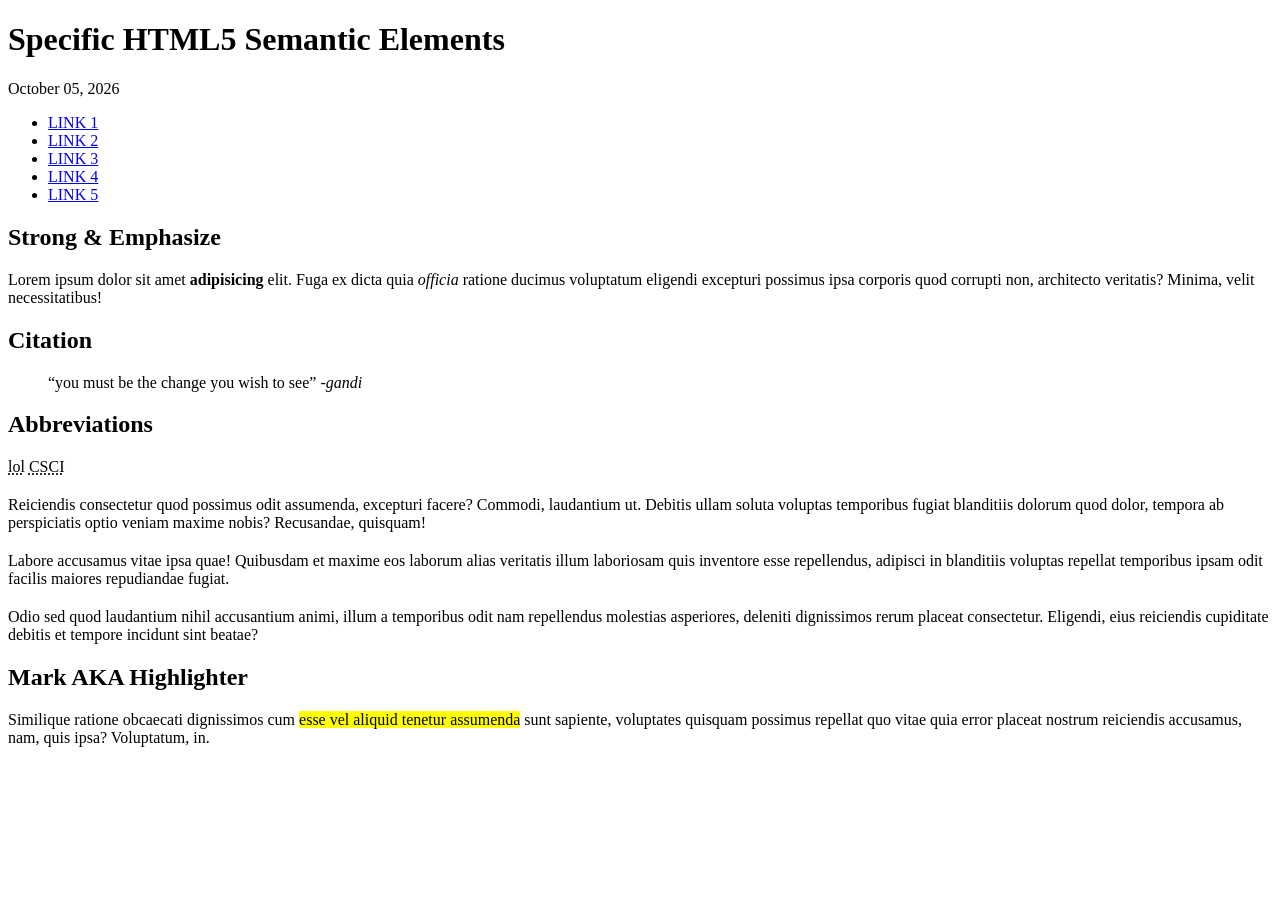
<file: semantic-advanced.html>
<!DOCTYPE html>
<html lang="en">
<head>
    <meta charset="UTF-8">
    <meta name="viewport" content="width=device-width, initial-scale=1.0">
    <title>Advanced Semantic HTML 5</title>
</head>
<body>
    <header>
        <h1>Specific HTML5 Semantic Elements</h1>
        <time datetime="2026-10-05">October 05, 2026</time>
    </header>
    <!-- emmet (zen) code -->
     <!--nav>ul>li*5>a{href="#"}{LINK $}-->
     <nav>
        <ul>
            <li><a href="#">LINK 1</a></li>
            <li><a href="#">LINK 2</a></li>
            <li><a href="#">LINK 3</a></li>
            <li><a href="#">LINK 4</a></li>
            <li><a href="#">LINK 5</a></li>
        </ul>
     </nav>
     <!--main>section*5>h2+p>lorem-->
     <main>
        <section>
            <h2>Strong &amp; Emphasize</h2>
            <p>Lorem ipsum dolor sit amet <strong>adipisicing</strong> elit. Fuga ex dicta quia <em>officia</em> ratione ducimus voluptatum eligendi excepturi possimus ipsa corporis quod corrupti non, architecto veritatis? Minima, velit necessitatibus!</p>
        </section>
        <section>
            <h2>Citation</h2>
            <blockquote cite="https://www.google.com">
                <q>you must be the change you wish to see</q>
                <cite> -gandi</cite>
            </blockquote>
        </section>
        <section>
            <h2>Abbreviations</h2>
                <abbr title="Laugh out Loud">lol</abbr>
                <abbr title="Computer Science">CSCI</abbr>
        </section>
        <section>
            <h2></h2>
            <p>Reiciendis consectetur quod possimus odit assumenda, excepturi facere? Commodi, laudantium ut. Debitis ullam soluta voluptas temporibus fugiat blanditiis dolorum quod dolor, tempora ab perspiciatis optio veniam maxime nobis? Recusandae, quisquam!</p>
        </section>
        <section>
            <h2></h2>
            <p>Labore accusamus vitae ipsa quae! Quibusdam et maxime eos laborum alias veritatis illum laboriosam quis inventore esse repellendus, adipisci in blanditiis voluptas repellat temporibus ipsam odit facilis maiores repudiandae fugiat.</p>
        </section>
        <section>
            <h2></h2>
            <p>Odio sed quod laudantium nihil accusantium animi, illum a temporibus odit nam repellendus molestias asperiores, deleniti dignissimos rerum placeat consectetur. Eligendi, eius reiciendis cupiditate debitis et tempore incidunt sint beatae?</p>
        </section>
        <section>
            <h2>Mark AKA Highlighter</h2>
            <p>Similique ratione obcaecati dignissimos cum <mark> esse vel aliquid tenetur assumenda</mark> sunt sapiente, voluptates quisquam possimus repellat quo vitae quia error placeat nostrum reiciendis accusamus, nam, quis ipsa? Voluptatum, in.</p>
        </section>
     </main>
</body>
</html>
</file>
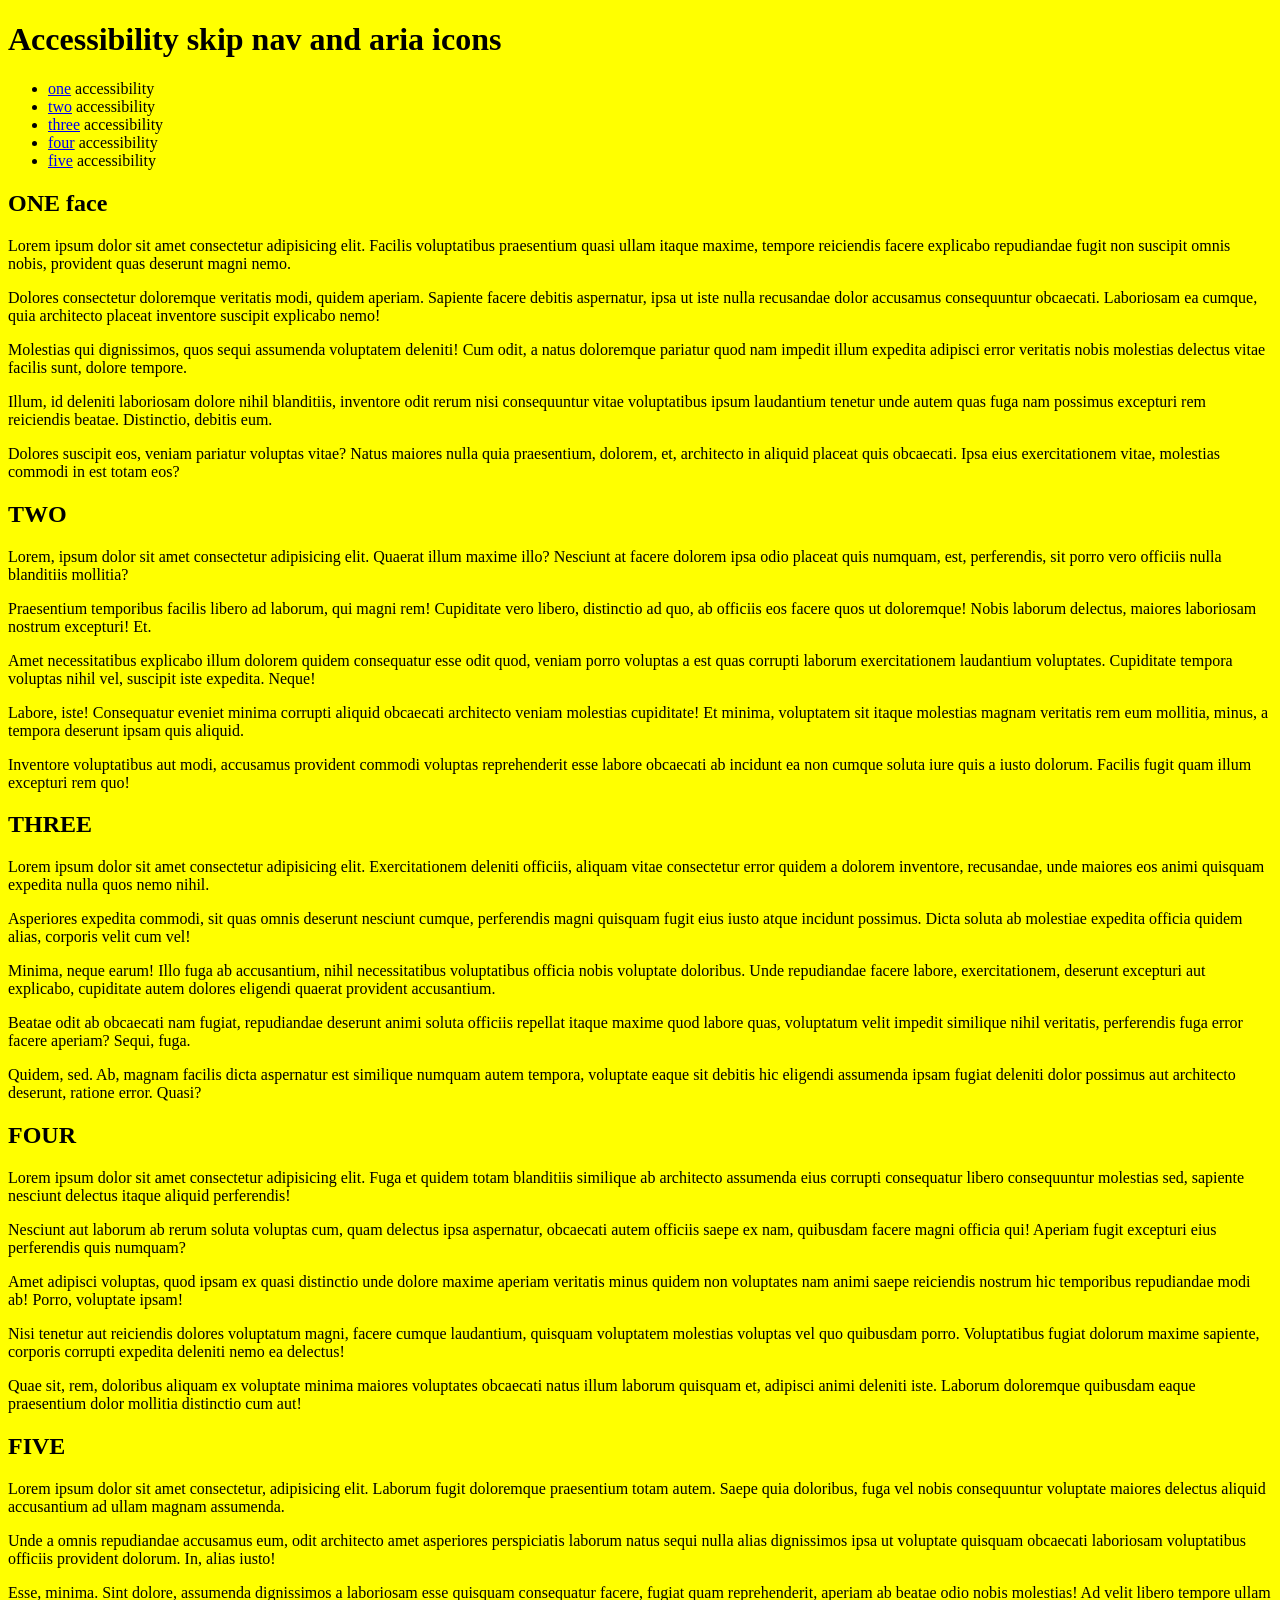
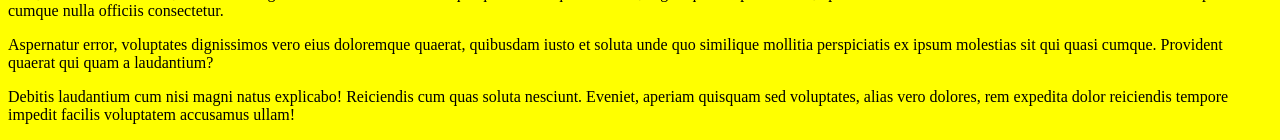
<file: skip-nav-icons.html>
<!DOCTYPE html>
<html lang="en">
<head>
    <meta charset="UTF-8">
    <meta name="viewport" content="width=device-width, initial-scale=1.0">
    <title>Accessibility skip nav and aria icons</title>
</head>
<body>
    <a class="skip-link" href="#maincontent">skip to main content</a>
    <header>
        <h1>Accessibility skip nav and aria icons</h1>
        <link rel="stylesheet" href="css/skip-nav-icons.css">
    </header>
    <nav>
        <ul>
            <li><a href="#one">one</a><span aria-hidden="true" class="material-icons"> accessibility</span></li>
            <li><a href="#two">two</a><span aria-hidden="true" class="material-icons"> accessibility</span></li>
            <li><a href="#three">three</a><span aria-hidden="true" class="material-icons"> accessibility</span></li>
            <li><a href="#four">four</a><span aria-hidden="true" class="material-icons"> accessibility</span></li>
            <li><a href="#five">five</a><span aria-hidden="true" class="material-icons"> accessibility</span></li>
        </ul>
    </nav>
    <main id="maincontent">
        <section>
            <h2 id="one">ONE <span aria-hidden="true" class="material-icons">face</span></h2>
            <p>Lorem ipsum dolor sit amet consectetur adipisicing elit. Facilis voluptatibus praesentium quasi ullam itaque maxime, tempore reiciendis facere explicabo repudiandae fugit non suscipit omnis nobis, provident quas deserunt magni nemo.</p>
            <p>Dolores consectetur doloremque veritatis modi, quidem aperiam. Sapiente facere debitis aspernatur, ipsa ut iste nulla recusandae dolor accusamus consequuntur obcaecati. Laboriosam ea cumque, quia architecto placeat inventore suscipit explicabo nemo!</p>
            <p>Molestias qui dignissimos, quos sequi assumenda voluptatem deleniti! Cum odit, a natus doloremque pariatur quod nam impedit illum expedita adipisci error veritatis nobis molestias delectus vitae facilis sunt, dolore tempore.</p>
            <p>Illum, id deleniti laboriosam dolore nihil blanditiis, inventore odit rerum nisi consequuntur vitae voluptatibus ipsum laudantium tenetur unde autem quas fuga nam possimus excepturi rem reiciendis beatae. Distinctio, debitis eum.</p>
            <p>Dolores suscipit eos, veniam pariatur voluptas vitae? Natus maiores nulla quia praesentium, dolorem, et, architecto in aliquid placeat quis obcaecati. Ipsa eius exercitationem vitae, molestias commodi in est totam eos?</p>
        </section>
        <section>
            <h2 id="two">TWO</h2>
            <p>Lorem, ipsum dolor sit amet consectetur adipisicing elit. Quaerat illum maxime illo? Nesciunt at facere dolorem ipsa odio placeat quis numquam, est, perferendis, sit porro vero officiis nulla blanditiis mollitia?</p>
            <p>Praesentium temporibus facilis libero ad laborum, qui magni rem! Cupiditate vero libero, distinctio ad quo, ab officiis eos facere quos ut doloremque! Nobis laborum delectus, maiores laboriosam nostrum excepturi! Et.</p>
            <p>Amet necessitatibus explicabo illum dolorem quidem consequatur esse odit quod, veniam porro voluptas a est quas corrupti laborum exercitationem laudantium voluptates. Cupiditate tempora voluptas nihil vel, suscipit iste expedita. Neque!</p>
            <p>Labore, iste! Consequatur eveniet minima corrupti aliquid obcaecati architecto veniam molestias cupiditate! Et minima, voluptatem sit itaque molestias magnam veritatis rem eum mollitia, minus, a tempora deserunt ipsam quis aliquid.</p>
            <p>Inventore voluptatibus aut modi, accusamus provident commodi voluptas reprehenderit esse labore obcaecati ab incidunt ea non cumque soluta iure quis a iusto dolorum. Facilis fugit quam illum excepturi rem quo!</p>
        </section>
        <section>
            <h2 id="three">THREE</h2>
            <p>Lorem ipsum dolor sit amet consectetur adipisicing elit. Exercitationem deleniti officiis, aliquam vitae consectetur error quidem a dolorem inventore, recusandae, unde maiores eos animi quisquam expedita nulla quos nemo nihil.</p>
            <p>Asperiores expedita commodi, sit quas omnis deserunt nesciunt cumque, perferendis magni quisquam fugit eius iusto atque incidunt possimus. Dicta soluta ab molestiae expedita officia quidem alias, corporis velit cum vel!</p>
            <p>Minima, neque earum! Illo fuga ab accusantium, nihil necessitatibus voluptatibus officia nobis voluptate doloribus. Unde repudiandae facere labore, exercitationem, deserunt excepturi aut explicabo, cupiditate autem dolores eligendi quaerat provident accusantium.</p>
            <p>Beatae odit ab obcaecati nam fugiat, repudiandae deserunt animi soluta officiis repellat itaque maxime quod labore quas, voluptatum velit impedit similique nihil veritatis, perferendis fuga error facere aperiam? Sequi, fuga.</p>
            <p>Quidem, sed. Ab, magnam facilis dicta aspernatur est similique numquam autem tempora, voluptate eaque sit debitis hic eligendi assumenda ipsam fugiat deleniti dolor possimus aut architecto deserunt, ratione error. Quasi?</p>
        </section>
        <section>
            <h2 id="four">FOUR</h2>
            <p>Lorem ipsum dolor sit amet consectetur adipisicing elit. Fuga et quidem totam blanditiis similique ab architecto assumenda eius corrupti consequatur libero consequuntur molestias sed, sapiente nesciunt delectus itaque aliquid perferendis!</p>
            <p>Nesciunt aut laborum ab rerum soluta voluptas cum, quam delectus ipsa aspernatur, obcaecati autem officiis saepe ex nam, quibusdam facere magni officia qui! Aperiam fugit excepturi eius perferendis quis numquam?</p>
            <p>Amet adipisci voluptas, quod ipsam ex quasi distinctio unde dolore maxime aperiam veritatis minus quidem non voluptates nam animi saepe reiciendis nostrum hic temporibus repudiandae modi ab! Porro, voluptate ipsam!</p>
            <p>Nisi tenetur aut reiciendis dolores voluptatum magni, facere cumque laudantium, quisquam voluptatem molestias voluptas vel quo quibusdam porro. Voluptatibus fugiat dolorum maxime sapiente, corporis corrupti expedita deleniti nemo ea delectus!</p>
            <p>Quae sit, rem, doloribus aliquam ex voluptate minima maiores voluptates obcaecati natus illum laborum quisquam et, adipisci animi deleniti iste. Laborum doloremque quibusdam eaque praesentium dolor mollitia distinctio cum aut!</p>
        </section>
        <section>
            <h2 id="five">FIVE</h2>
            <p>Lorem ipsum dolor sit amet consectetur, adipisicing elit. Laborum fugit doloremque praesentium totam autem. Saepe quia doloribus, fuga vel nobis consequuntur voluptate maiores delectus aliquid accusantium ad ullam magnam assumenda.</p>
            <p>Unde a omnis repudiandae accusamus eum, odit architecto amet asperiores perspiciatis laborum natus sequi nulla alias dignissimos ipsa ut voluptate quisquam obcaecati laboriosam voluptatibus officiis provident dolorum. In, alias iusto!</p>
            <p>Esse, minima. Sint dolore, assumenda dignissimos a laboriosam esse quisquam consequatur facere, fugiat quam reprehenderit, aperiam ab beatae odio nobis molestias! Ad velit libero tempore ullam cumque nulla officiis consectetur.</p>
            <p>Aspernatur error, voluptates dignissimos vero eius doloremque quaerat, quibusdam iusto et soluta unde quo similique mollitia perspiciatis ex ipsum molestias sit qui quasi cumque. Provident quaerat qui quam a laudantium?</p>
            <p>Debitis laudantium cum nisi magni natus explicabo! Reiciendis cum quas soluta nesciunt. Eveniet, aperiam quisquam sed voluptates, alias vero dolores, rem expedita dolor reiciendis tempore impedit facilis voluptatem accusamus ullam!</p>
        </section>
    </main>
</body>
</html>
</file>
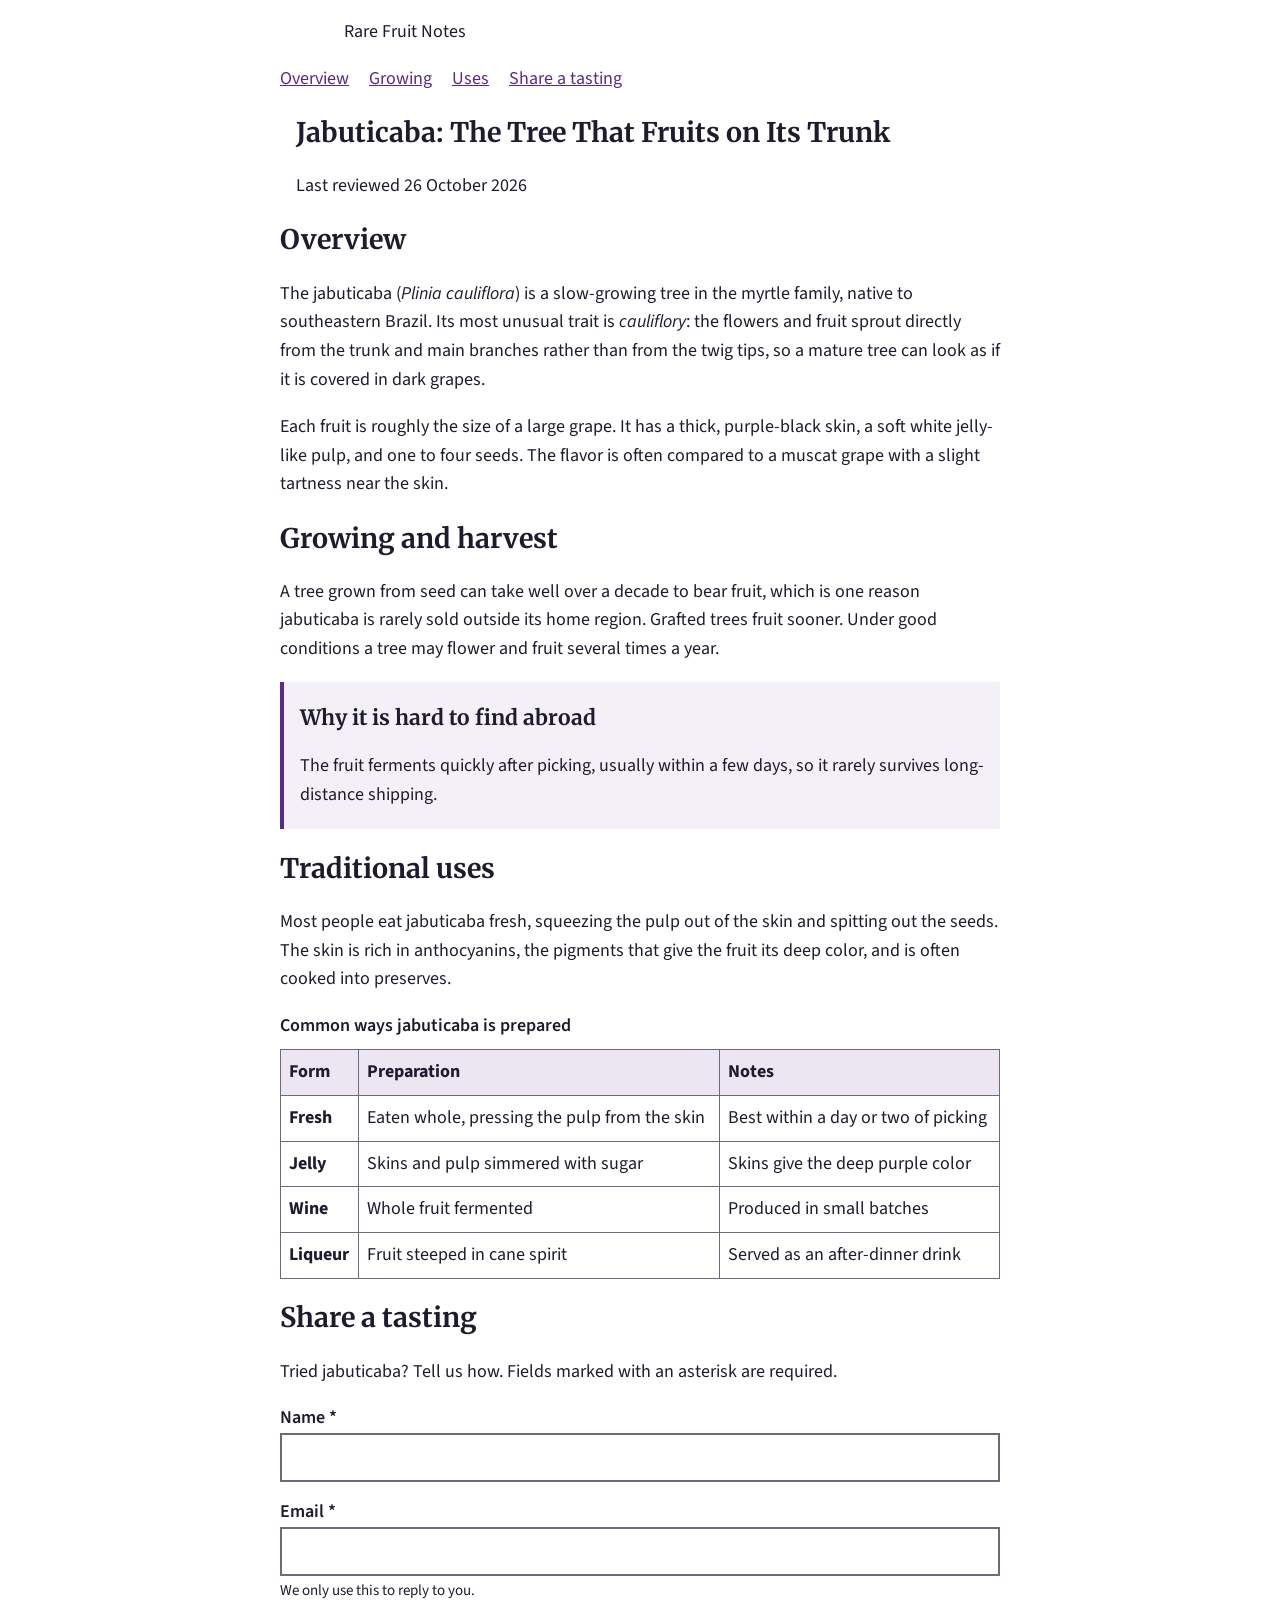
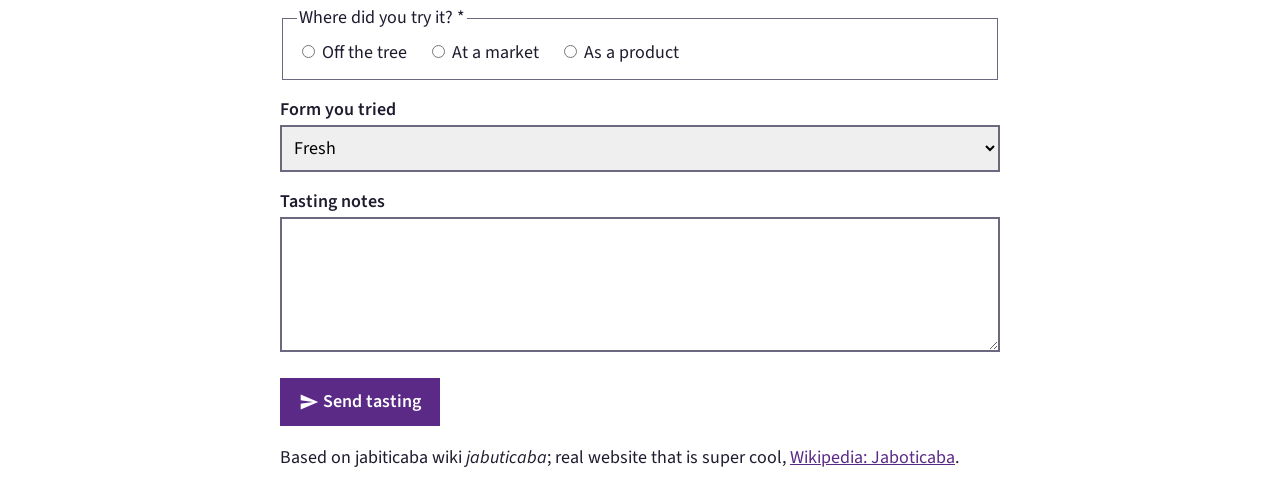
<file: table-forms-tab-screenreader.html>
<!DOCTYPE html>
<html lang="en">
<head>
  <meta charset="utf-8">
  <meta name="viewport" content="width=device-width, initial-scale=1">
  <title>Jabuticaba: The Tree That Fruits on Its Trunk</title>
  <meta name="description" content="A short article about jabuticaba, a rare Brazilian fruit that grows directly on the tree trunk.">
  <link rel="preconnect" href="https://fonts.googleapis.com">
  <link rel="preconnect" href="https://fonts.gstatic.com" crossorigin>
  <link href="https://fonts.googleapis.com/css2?family=Merriweather:wght@400;700&amp;family=Source+Sans+3:wght@400;600&amp;display=swap" rel="stylesheet">
  <link href="https://fonts.googleapis.com/icon?family=Material+Icons" rel="stylesheet">
  <style>
    body { font-family: "Source Sans 3", sans-serif; font-size: 1.125rem; line-height: 1.6; color: #1e1b2e; background: #fff; margin: 0; }
    h1, h2, h3 { font-family: "Merriweather", serif; line-height: 1.25; }
    a { color: #5b2a86; }
    a:focus, button:focus, input:focus, select:focus, textarea:focus { outline: 3px solid #e08a00; outline-offset: 2px; }
 
    .skip-link { position: absolute; top: -4rem; left: 1rem; padding: 0.75rem 1rem; background: #1e1b2e; color: #fff; z-index: 10; transition: top 0.2s; }
    .skip-link:focus { top: 0; }
 
    header, main, footer { max-width: 45rem; margin: 0 auto; padding: 0 1rem; }
    header nav ul { list-style: none; display: flex; gap: 1.25rem; padding: 0; flex-wrap: wrap; }
    .material-icons { vertical-align: middle; font-size: 1.25rem; }
 
    table { border-collapse: collapse; width: 100%; }
    caption { text-align: left; font-weight: 600; padding-bottom: 0.5rem; }
    th, td { border: 1px solid #6b6880; padding: 0.5rem; text-align: left; vertical-align: top; }
    thead th { background: #ece6f3; }
 
    fieldset { border: 1px solid #6b6880; margin-bottom: 1rem; }
    label { display: block; font-weight: 600; margin-top: 1rem; }
    input[type="text"], input[type="email"], select, textarea { width: 100%; box-sizing: border-box; font: inherit; padding: 0.5rem; border: 2px solid #6b6880; }
    fieldset label { display: inline; font-weight: 400; margin-right: 1rem; }
    button { font: inherit; font-weight: 600; margin-top: 1rem; padding: 0.6rem 1.2rem; background: #5b2a86; color: #fff; border: 0; cursor: pointer; }
    aside { background: #f4f0f8; padding: 0.1rem 1rem; border-left: 4px solid #5b2a86; }
  </style>
</head>
<body>
  <a class="skip-link" href="#main-content">Skip to main content</a>
 
  <header>
    <p><span class="material-icons" aria-hidden="true">eco</span> Rare Fruit Notes</p>
    <nav aria-label="Primary">
      <ul>
        <li><a href="#overview">Overview</a></li>
        <li><a href="#growing">Growing</a></li>
        <li><a href="#uses">Uses</a></li>
        <li><a href="#tasting-form">Share a tasting</a></li>
      </ul>
    </nav>
  </header>
 
  <main id="main-content">
    <article>
      <header>
        <h1>Jabuticaba: The Tree That Fruits on Its Trunk</h1>
        <p>Last reviewed <time datetime="2026-10-26">26 October 2026</time></p>
      </header>
 
      <section id="overview" aria-labelledby="overview-h">
        <h2 id="overview-h">Overview</h2>
        <p>The jabuticaba (<i lang="la">Plinia cauliflora</i>) is a slow-growing tree in the myrtle family, native to southeastern Brazil. Its most unusual trait is <dfn>cauliflory</dfn>: the flowers and fruit sprout directly from the trunk and main branches rather than from the twig tips, so a mature tree can look as if it is covered in dark grapes.</p>
        <p>Each fruit is roughly the size of a large grape. It has a thick, purple-black skin, a soft white jelly-like pulp, and one to four seeds. The flavor is often compared to a muscat grape with a slight tartness near the skin.</p>
      </section>
 
      <section id="growing" aria-labelledby="growing-h">
        <h2 id="growing-h">Growing and harvest</h2>
        <p>A tree grown from seed can take well over a decade to bear fruit, which is one reason jabuticaba is rarely sold outside its home region. Grafted trees fruit sooner. Under good conditions a tree may flower and fruit several times a year.</p>
        <aside aria-labelledby="fresh-h">
          <h3 id="fresh-h">Why it is hard to find abroad</h3>
          <p>The fruit ferments quickly after picking, usually within a few days, so it rarely survives long-distance shipping.</p>
        </aside>
      </section>
 
      <section id="uses" aria-labelledby="uses-h">
        <h2 id="uses-h">Traditional uses</h2>
        <p>Most people eat jabuticaba fresh, squeezing the pulp out of the skin and spitting out the seeds. The skin is rich in anthocyanins, the pigments that give the fruit its deep color, and is often cooked into preserves.</p>
        <table>
          <caption>Common ways jabuticaba is prepared</caption>
          <thead>
            <tr>
              <th scope="col">Form</th>
              <th scope="col">Preparation</th>
              <th scope="col">Notes</th>
            </tr>
          </thead>
          <tbody>
            <tr>
              <th scope="row">Fresh</th>
              <td>Eaten whole, pressing the pulp from the skin</td>
              <td>Best within a day or two of picking</td>
            </tr>
            <tr>
              <th scope="row">Jelly</th>
              <td>Skins and pulp simmered with sugar</td>
              <td>Skins give the deep purple color</td>
            </tr>
            <tr>
              <th scope="row">Wine</th>
              <td>Whole fruit fermented</td>
              <td>Produced in small batches</td>
            </tr>
            <tr>
              <th scope="row">Liqueur</th>
              <td>Fruit steeped in cane spirit</td>
              <td>Served as an after-dinner drink</td>
            </tr>
          </tbody>
        </table>
      </section>
 
      <section id="tasting-form" aria-labelledby="form-h">
        <h2 id="form-h">Share a tasting</h2>
        <p>Tried jabuticaba? Tell us how. Fields marked with an asterisk are required.</p>
        <form action="#" method="post">
          <label for="name">Name *</label>
          <input type="text" id="name" name="name" autocomplete="name" required>
 
          <label for="email">Email *</label>
          <input type="email" id="email" name="email" autocomplete="email" aria-describedby="email-hint" required>
          <small id="email-hint">We only use this to reply to you.</small>
 
          <fieldset>
            <legend>Where did you try it? *</legend>
            <input type="radio" id="where-tree" name="where" value="tree" required>
            <label for="where-tree">Off the tree</label>
            <input type="radio" id="where-market" name="where" value="market">
            <label for="where-market">At a market</label>
            <input type="radio" id="where-product" name="where" value="product">
            <label for="where-product">As a product</label>
          </fieldset>
 
          <label for="form-eaten">Form you tried</label>
          <select id="form-eaten" name="form-eaten">
            <option value="fresh">Fresh</option>
            <option value="jelly">Jelly</option>
            <option value="wine">Wine</option>
            <option value="liqueur">Liqueur</option>
          </select>
 
          <label for="notes">Tasting notes</label>
          <textarea id="notes" name="notes" rows="4"></textarea>
 
          <button type="submit"><span class="material-icons" aria-hidden="true">send</span> Send tasting</button>
        </form>
      </section>
    </article>
  </main>
 
  <footer>
    <p>Based on jabiticaba wiki <i lang="pt">jabuticaba</i>; real website that is super cool, <a href="https://en.wikipedia.org/wiki/Jaboticaba">Wikipedia: Jaboticaba</a>.</p>
  </footer>
</body>
</html>
</file>
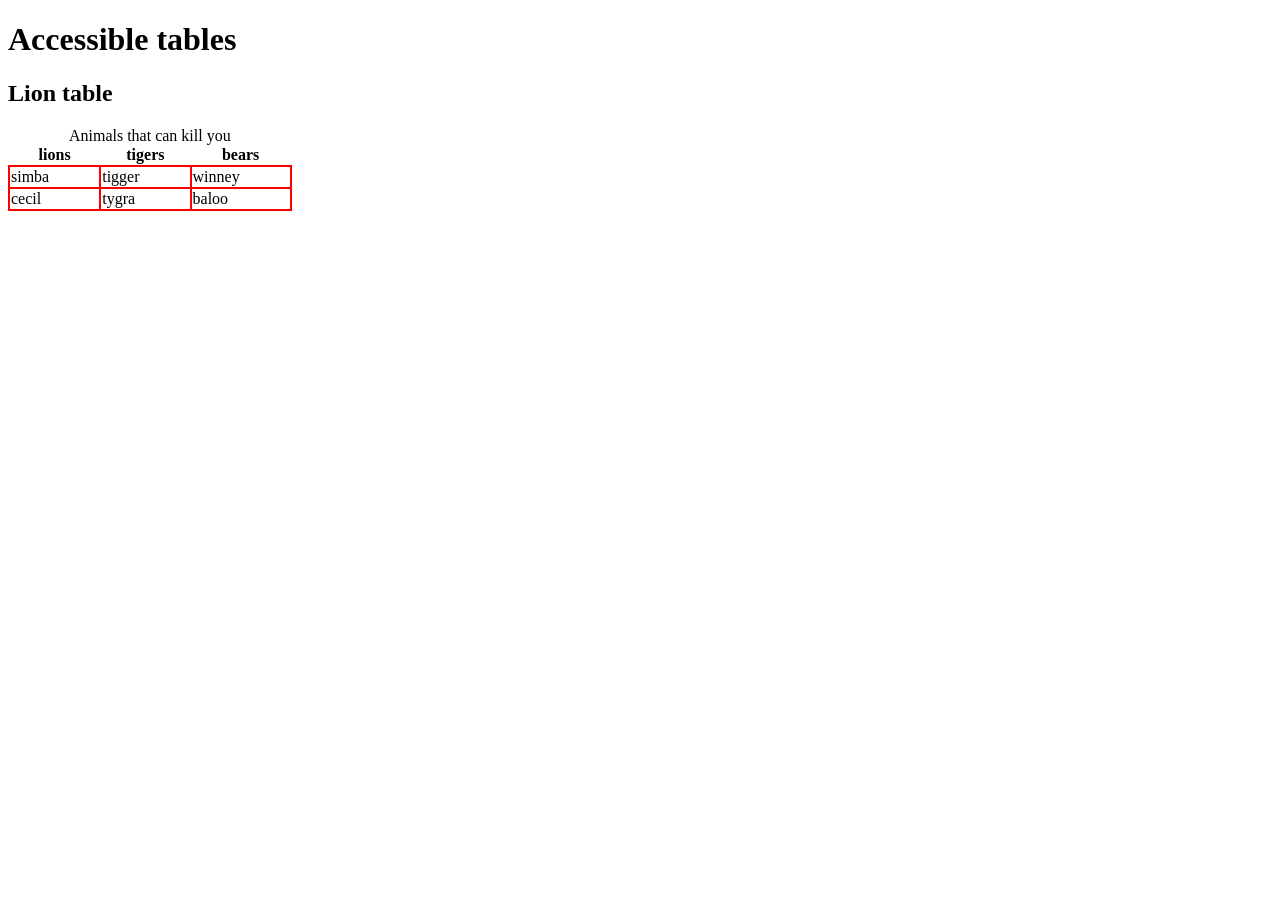
<file: tables.html>
<!DOCTYPE html>
<html lang="en">
<head>
    <meta charset="UTF-8">
    <meta name="viewport" content="width=device-width, initial-scale=1.0">
    <title>tables</title>
    <style>
        table, th, td {
            border-collapse:collapse;
        }

        td {
            border-collapse: collapse;
            border: 2px solid red;
        }

        td {
            padding-right: 50px;
        }
    </style>
</head>
<body>
    <header>
        <h1>Accessible tables</h1>
    </header>
    <main>
        <section>
            <h2>Lion table</h2>
            <table>
                <caption>Animals that can kill you</caption>
                <thead>
                    <tr>
                        <th scope="col">lions</th>
                        <th scope="col">tigers</th>
                        <th scope="col">bears</th>
                    </tr>
                </thead>
                <tbody>
                    <tr>
                        <td>simba</td>
                        <td>tigger</td>
                        <td>winney</td>
                    </tr>
                    <tr>
                        <td>cecil</td>
                        <td>tygra</td>
                        <td>baloo</td>
                    </tr>
                </tbody>
            </table>
        </section>
    </main>
</body>
</html>
</file>
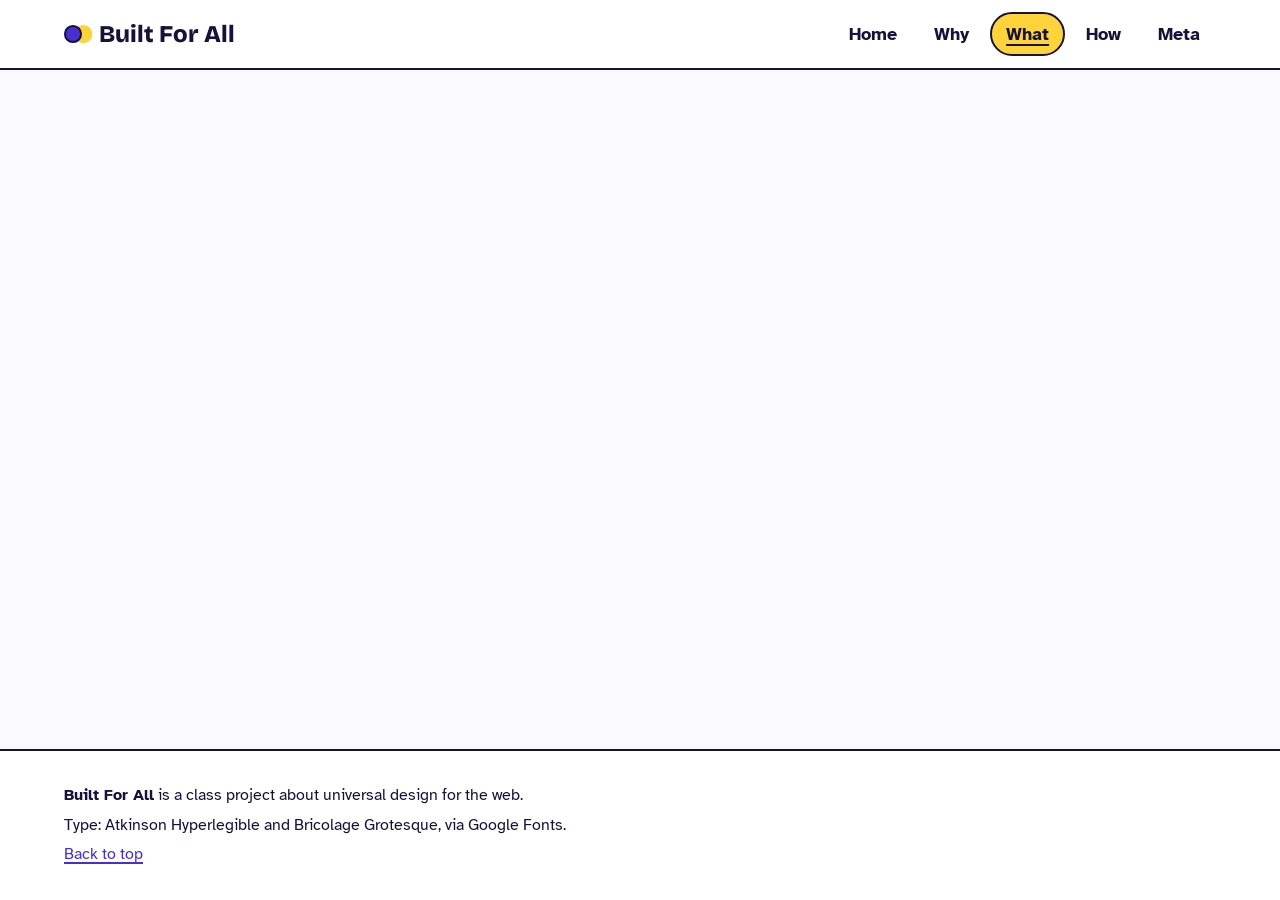
<file: what.html>
<!DOCTYPE html>
<html lang="en">
<head>
  <meta charset="utf-8">
  <meta name="viewport" content="width=device-width, initial-scale=1">
  <title>What is universal design? | Built For All</title>
  <meta name="description" content="Universal design explained: where it came from, how it differs from accessibility, the seven principles with web examples, and the four WCAG ideas called POUR.">
  <link rel="preconnect" href="https://fonts.googleapis.com">
  <link rel="preconnect" href="https://fonts.gstatic.com" crossorigin>
  <link rel="stylesheet" href="https://fonts.googleapis.com/css2?family=Atkinson+Hyperlegible:ital,wght@0,400;0,700;1,400&amp;family=Bricolage+Grotesque:wght@600;800&amp;display=swap">
  <link rel="stylesheet" href="css/styles2.css">
</head>
<body id="top">
  <a class="skip-link" href="#main">Skip to main content</a>

  <header class="site-header">
    <div class="wrap header-inner">
      <a class="brand" href="finalProject.html">Built For All</a>
      <nav aria-label="Main">
        <ul class="nav-list">
          <li><a href="finalProject.html">Home</a></li>
          <li><a href="why.html">Why</a></li>
          <li><a href="what.html" aria-current="page">What</a></li>
          <li><a href="how.html">How</a></li>
          <li><a href="meta.html">Meta</a></li>
        </ul>
      </nav>
    </div>
  </header>
<!-- REDO THIS
  <main id="main" tabindex="-1">
    <div class="wrap">
      <div class="page-head">
        <h1>What is universal design?</h1>
        <p>It means designing so the widest range of people can use something from the start, with no special add-on or separate version.</p>
      </div>

      <div class="page-grid">
        <nav class="toc" aria-label="On this page">
          <h2>On this page</h2>
          <ul>
            <li><a href="#origins">Where it came from</a></li>
            <li><a href="#terms">Three terms</a></li>
            <li><a href="#principles">Seven principles</a></li>
            <li><a href="#pour">POUR</a></li>
            <li><a href="#tech">Assistive tech</a></li>
          </ul>
        </nav>

        <div class="content">
          <section id="origins" aria-labelledby="origins-title">
            <h2 id="origins-title">Where it came from</h2>
            <p class="prose">Universal design started in architecture. Architect Ronald Mace, who used a wheelchair himself, popularized the term. In 1997 a team at the Center for Universal Design at NC State published seven principles that are still taught today.</p>
            <p class="prose">The big idea: if a building has a ramp and no stairs, nobody needs a separate “accessible entrance”. Apply that to the web and there’s no separate “accessible version” of your site. There’s one site that works.</p>
          </section>

          <section id="terms" aria-labelledby="terms-title">
            <h2 id="terms-title">Three terms people mix up</h2>
            <dl class="def-list prose">
              <dt>Accessibility</dt>
              <dd>Making sure people with disabilities can use a product, usually measured against standards like WCAG. It’s the checklist side.</dd>
              <dt>Universal design</dt>
              <dd>Designing for the widest range of people from the beginning, so one design works for most. It’s the mindset side.</dd>
              <dt>Inclusive design</dt>
              <dd>A method that involves people who are often left out, especially people with disabilities, in the design process itself. It’s the “nothing about us without us” side.</dd>
            </dl>
            <p class="prose">They overlap, and people use them loosely. Think of them as teammates, not rivals.</p>
          </section>

          <section id="principles" aria-labelledby="principles-title">
            <h2 id="principles-title">The seven principles, on the web</h2>
            <ol class="principles">
              <li>
                <h3>Equitable use</h3>
                <p>The same design works for everyone. Example: one checkout that works with a mouse, touch, keyboard, and screen reader.</p>
              </li>
              <li>
                <h3>Flexibility in use</h3>
                <p>People can choose how they interact. Example: zoomable and resizable text, light and dark themes, touch and keyboard controls.</p>
              </li>
              <li>
                <h3>Simple and intuitive use</h3>
                <p>You don’t need a manual. Example: plain language, consistent navigation, and labels that say what happens next.</p>
              </li>
              <li>
                <h3>Perceptible information</h3>
                <p>Key information reaches people through more than one sense. Example: captions and transcripts, alt text, strong contrast, and cues that don’t rely on color alone.</p>
              </li>
              <li>
                <h3>Tolerance for error</h3>
                <p>Mistakes are easy to fix. Example: undo, confirmation before deleting, and form errors that tell you how to fix them.</p>
              </li>
              <li>
                <h3>Low physical effort</h3>
                <p>Using it doesn’t take strain or precision. Example: big tap targets, no tiny drag handles, and autofill so people type less.</p>
              </li>
              <li>
                <h3>Size and space for approach and use</h3>
                <p>It works whatever your body, device, or setup. Example: layouts that adapt from a small phone to a wide monitor, with room around every control.</p>
              </li>
            </ol>
          </section>

          <section id="pour" aria-labelledby="pour-title">
            <h2 id="pour-title">WCAG in one word: POUR</h2>
            <p class="prose">The Web Content Accessibility Guidelines (WCAG) are the shared yardstick. They’re built on four ideas. Content has to be:</p>
            <div class="card-grid">
              <article class="card card--lilac">
                <h3>Perceivable</h3>
                <p>People can sense it. Text alternatives, captions, and enough contrast.</p>
              </article>
              <article class="card card--mint">
                <h3>Operable</h3>
                <p>People can use it. Everything works by keyboard, with enough time and no seizure triggers.</p>
              </article>
              <article class="card card--sun">
                <h3>Understandable</h3>
                <p>People can follow it. Readable text, predictable behavior, and helpful errors.</p>
              </article>
              <article class="card">
                <h3>Robust</h3>
                <p>It works with many browsers and tools, including assistive technology.</p>
              </article>
            </div>
            <p class="prose">WCAG has three levels: A, AA, and AAA. Most laws and policies aim for <strong>AA</strong>. The current version is WCAG 2.2, published in 2023.</p>
          </section>

          <section id="tech" aria-labelledby="tech-title">
            <h2 id="tech-title">Assistive tech worth knowing</h2>
            <p class="prose">Your HTML is what these tools read, so honest markup matters.</p>
            <ul class="prose">
              <li><strong>Screen readers</strong> (NVDA, JAWS, VoiceOver, TalkBack) read pages aloud. Users jump by headings, landmarks, and links.</li>
              <li><strong>Magnifiers and browser zoom</strong> enlarge the page, so layouts must reflow instead of breaking.</li>
              <li><strong>Voice control</strong> lets people say what they see on a button. Visible labels need to match the accessible name.</li>
              <li><strong>Keyboards and switch devices</strong> drive pages one control at a time, so focus order and visible focus matter.</li>
              <li><strong>Captions and transcripts</strong> make audio and video usable without sound.</li>
            </ul>
            <p class="prose">Beyond disability, think about older adults, slow connections, small screens, glare, and people reading in a second language. Design for the edges and the middle gets better too.</p>
          </section>

          <div class="next-links">
            <a class="btn btn--ghost" href="why.html">Back: Why it matters</a>
            <a class="btn" href="how.html">Next: How to build it</a>
          </div>
        </div>
      </div>
    </div>
  </main>
-->

  <footer class="site-footer">
    <div class="wrap footer-inner">
      <p><strong>Built For All</strong> is a class project about universal design for the web.</p>
      <p>Type: Atkinson Hyperlegible and Bricolage Grotesque, via Google Fonts.</p>
      <p><a href="#top">Back to top</a></p>
    </div>
  </footer>
</body>
</html>
</file>
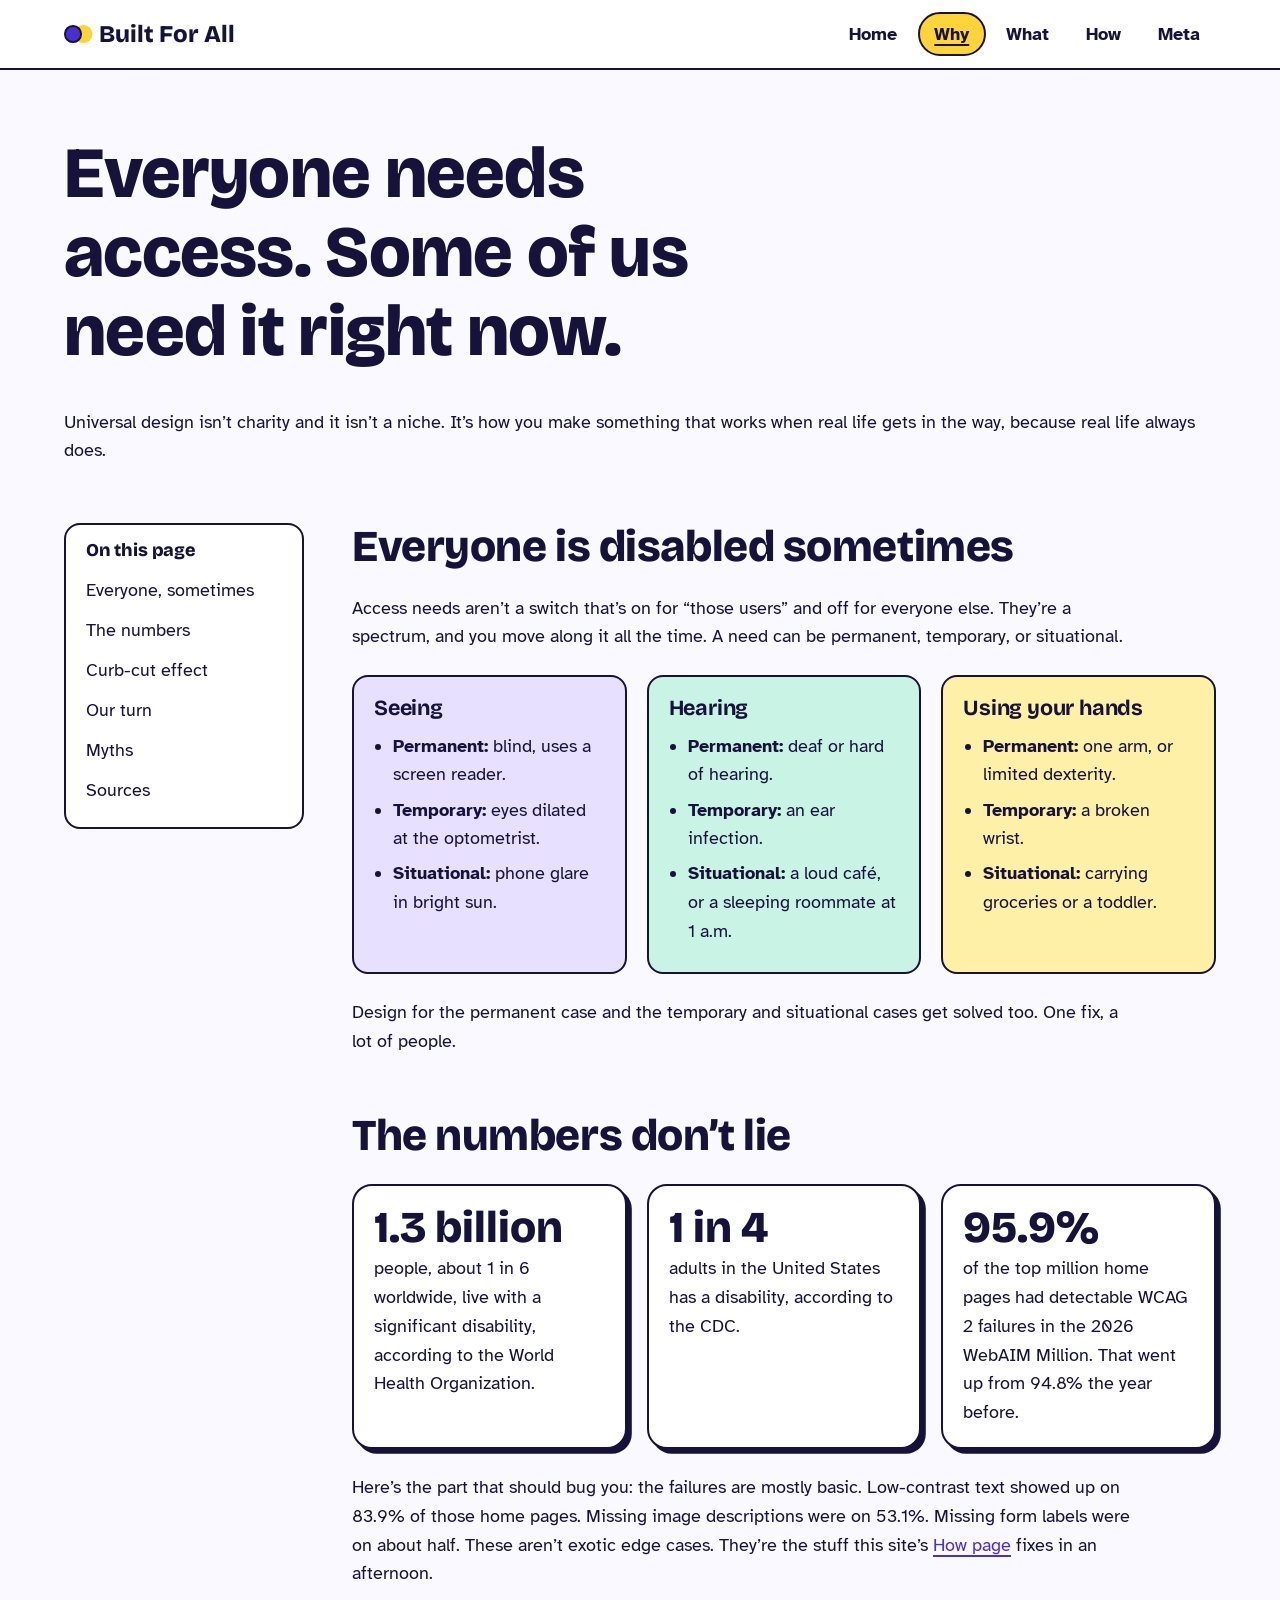
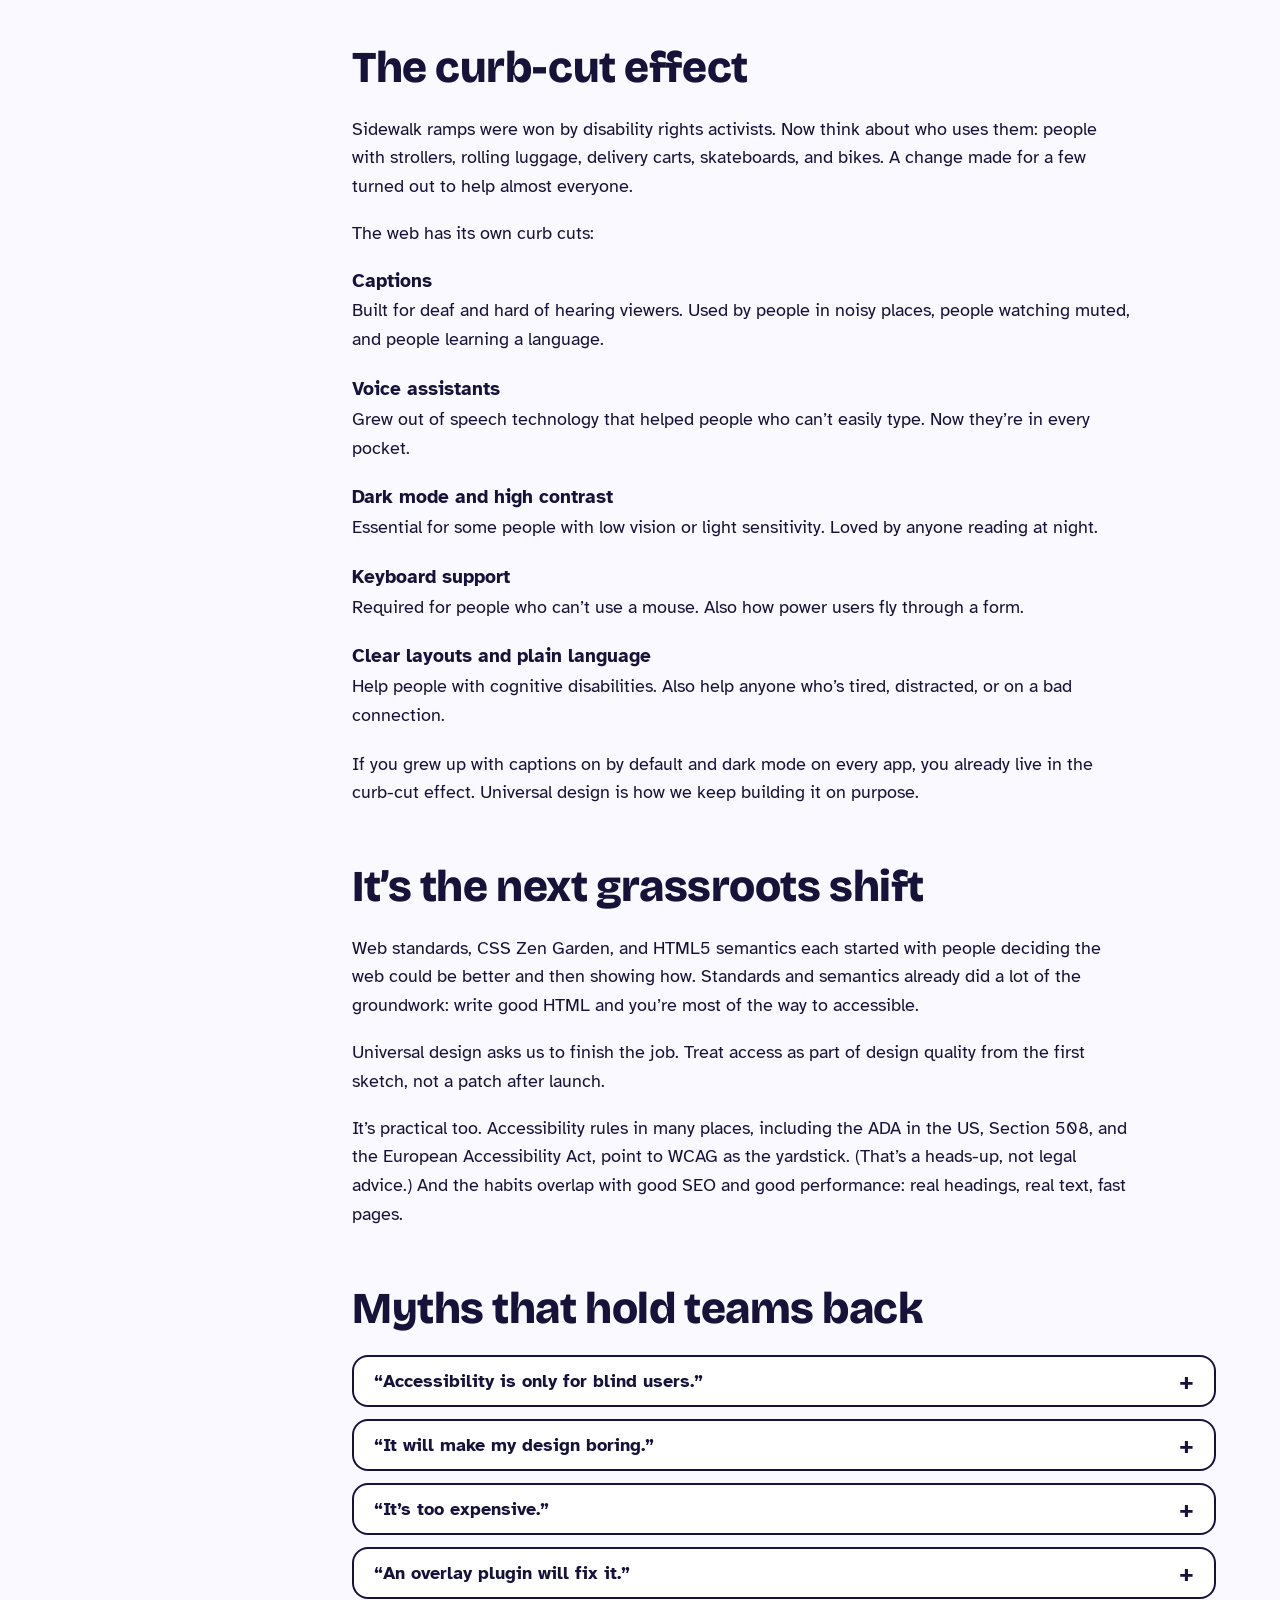
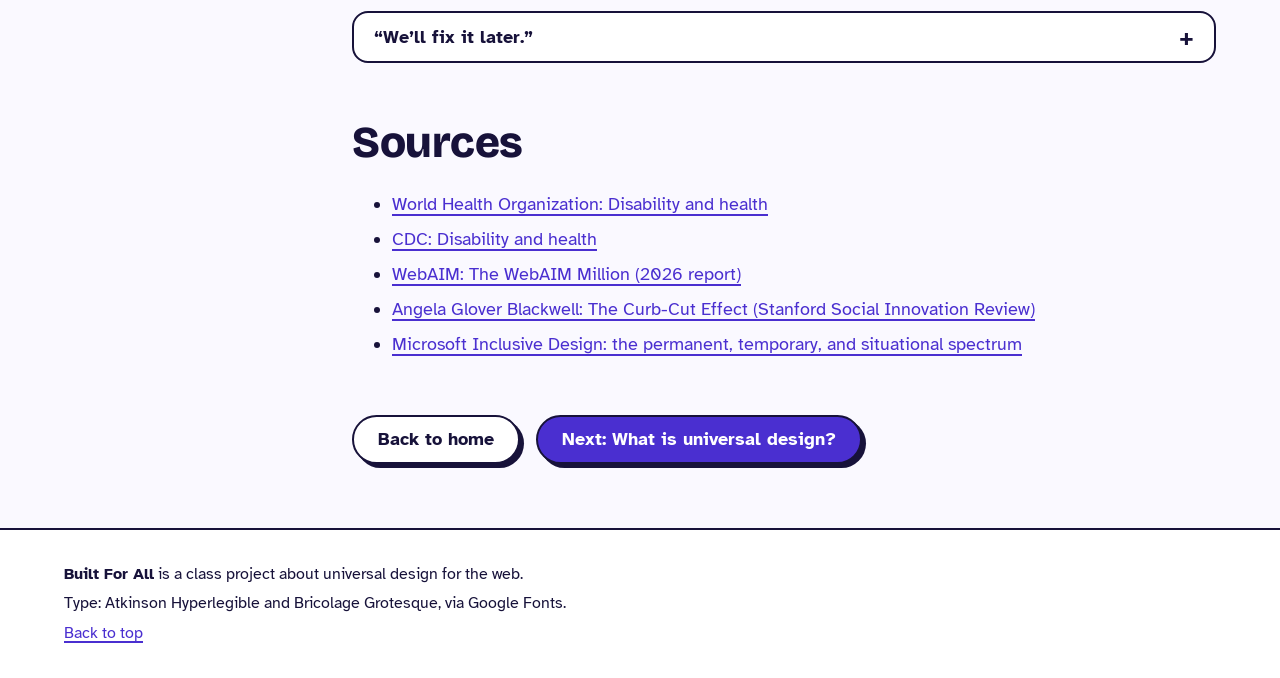
<file: why.html>
<!DOCTYPE html>
<html lang="en">
<head>
  <meta charset="utf-8">
  <meta name="viewport" content="width=device-width, initial-scale=1">
  <title>Why universal design matters | Built For All</title>
  <meta name="description" content="Why universal design is worth your time: everyone needs access sometimes, the web still fails most people, and the curb-cut effect helps all of us.">
  <link rel="preconnect" href="https://fonts.googleapis.com">
  <link rel="preconnect" href="https://fonts.gstatic.com" crossorigin>
  <link rel="stylesheet" href="https://fonts.googleapis.com/css2?family=Atkinson+Hyperlegible:ital,wght@0,400;0,700;1,400&amp;family=Bricolage+Grotesque:wght@600;800&amp;display=swap">
  <link rel="stylesheet" href="css/styles2.css">
</head>
<body id="top">
  <a class="skip-link" href="#main">Skip to main content</a>

  <header class="site-header">
    <div class="wrap header-inner">
      <a class="brand" href="finalProject.html">Built For All</a>
      <nav aria-label="Main">
        <ul class="nav-list">
          <li><a href="finalProject.html">Home</a></li>
          <li><a href="why.html" aria-current="page">Why</a></li>
          <li><a href="what.html">What</a></li>
          <li><a href="how.html">How</a></li>
          <li><a href="meta.html">Meta</a></li>
        </ul>
      </nav>
    </div>
  </header>

  <main id="main" tabindex="-1">
    <div class="wrap">
      <div class="page-head">
        <h1>Everyone needs access. Some of us need it right now.</h1>
        <p>Universal design isn’t charity and it isn’t a niche. It’s how you make something that works when real life gets in the way, because real life always does.</p>
      </div>

      <div class="page-grid">
        <nav class="toc" aria-label="On this page">
          <h2>On this page</h2>
          <ul>
            <li><a href="#spectrum">Everyone, sometimes</a></li>
            <li><a href="#numbers">The numbers</a></li>
            <li><a href="#curb-cut">Curb-cut effect</a></li>
            <li><a href="#grassroots">Our turn</a></li>
            <li><a href="#myths">Myths</a></li>
            <li><a href="#sources">Sources</a></li>
          </ul>
        </nav>

        <div class="content">
          <section id="spectrum" aria-labelledby="spectrum-title">
            <h2 id="spectrum-title">Everyone is disabled sometimes</h2>
            <p class="prose">Access needs aren’t a switch that’s on for “those users” and off for everyone else. They’re a spectrum, and you move along it all the time. A need can be permanent, temporary, or situational.</p>
            <div class="card-grid">
              <article class="card card--lilac">
                <h3>Seeing</h3>
                <ul>
                  <li><strong>Permanent:</strong> blind, uses a screen reader.</li>
                  <li><strong>Temporary:</strong> eyes dilated at the optometrist.</li>
                  <li><strong>Situational:</strong> phone glare in bright sun.</li>
                </ul>
              </article>
              <article class="card card--mint">
                <h3>Hearing</h3>
                <ul>
                  <li><strong>Permanent:</strong> deaf or hard of hearing.</li>
                  <li><strong>Temporary:</strong> an ear infection.</li>
                  <li><strong>Situational:</strong> a loud café, or a sleeping roommate at 1 a.m.</li>
                </ul>
              </article>
              <article class="card card--sun">
                <h3>Using your hands</h3>
                <ul>
                  <li><strong>Permanent:</strong> one arm, or limited dexterity.</li>
                  <li><strong>Temporary:</strong> a broken wrist.</li>
                  <li><strong>Situational:</strong> carrying groceries or a toddler.</li>
                </ul>
              </article>
            </div>
            <p class="prose">Design for the permanent case and the temporary and situational cases get solved too. One fix, a lot of people.</p>
          </section>

          <section id="numbers" aria-labelledby="numbers-title">
            <h2 id="numbers-title">The numbers don’t lie</h2>
            <ul class="stats">
              <li><span class="stat-num">1.3 billion</span> people, about 1 in 6 worldwide, live with a significant disability, according to the World Health Organization.</li>
              <li><span class="stat-num">1 in 4</span> adults in the United States has a disability, according to the CDC.</li>
              <li><span class="stat-num">95.9%</span> of the top million home pages had detectable WCAG 2 failures in the 2026 WebAIM Million. That went up from 94.8% the year before.</li>
            </ul>
            <p class="prose">Here’s the part that should bug you: the failures are mostly basic. Low-contrast text showed up on 83.9% of those home pages. Missing image descriptions were on 53.1%. Missing form labels were on about half. These aren’t exotic edge cases. They’re the stuff this site’s <a href="how.html">How page</a> fixes in an afternoon.</p>
          </section>

          <section id="curb-cut" aria-labelledby="curb-cut-title">
            <h2 id="curb-cut-title">The curb-cut effect</h2>
            <p class="prose">Sidewalk ramps were won by disability rights activists. Now think about who uses them: people with strollers, rolling luggage, delivery carts, skateboards, and bikes. A change made for a few turned out to help almost everyone.</p>
            <p class="prose">The web has its own curb cuts:</p>
            <dl class="def-list prose">
              <dt>Captions</dt>
              <dd>Built for deaf and hard of hearing viewers. Used by people in noisy places, people watching muted, and people learning a language.</dd>
              <dt>Voice assistants</dt>
              <dd>Grew out of speech technology that helped people who can’t easily type. Now they’re in every pocket.</dd>
              <dt>Dark mode and high contrast</dt>
              <dd>Essential for some people with low vision or light sensitivity. Loved by anyone reading at night.</dd>
              <dt>Keyboard support</dt>
              <dd>Required for people who can’t use a mouse. Also how power users fly through a form.</dd>
              <dt>Clear layouts and plain language</dt>
              <dd>Help people with cognitive disabilities. Also help anyone who’s tired, distracted, or on a bad connection.</dd>
            </dl>
            <p class="prose">If you grew up with captions on by default and dark mode on every app, you already live in the curb-cut effect. Universal design is how we keep building it on purpose.</p>
          </section>

          <section id="grassroots" aria-labelledby="grassroots-title">
            <h2 id="grassroots-title">It’s the next grassroots shift</h2>
            <p class="prose">Web standards, CSS Zen Garden, and HTML5 semantics each started with people deciding the web could be better and then showing how. Standards and semantics already did a lot of the groundwork: write good HTML and you’re most of the way to accessible.</p>
            <p class="prose">Universal design asks us to finish the job. Treat access as part of design quality from the first sketch, not a patch after launch.</p>
            <p class="prose">It’s practical too. Accessibility rules in many places, including the ADA in the US, Section 508, and the European Accessibility Act, point to WCAG as the yardstick. (That’s a heads-up, not legal advice.) And the habits overlap with good SEO and good performance: real headings, real text, fast pages.</p>
          </section>

          <section id="myths" class="accordion" aria-labelledby="myths-title">
            <h2 id="myths-title">Myths that hold teams back</h2>
            <details>
              <summary>“Accessibility is only for blind users.”</summary>
              <div>
                <p>Disability is a wide spectrum: low vision, color blindness, deafness, motor disabilities, dyslexia, ADHD, anxiety, brain fog, a broken arm. Keyboard support, captions, contrast, and clear writing help all of them.</p>
              </div>
            </details>
            <details>
              <summary>“It will make my design boring.”</summary>
              <div>
                <p>Constraints make good design. CSS Zen Garden was one HTML file with hundreds of looks. This site has chunky outlines, hard shadows, and a purple palette, and every text color passes contrast. See the <a href="meta.html">Meta page</a> for the receipts.</p>
              </div>
            </details>
            <details>
              <summary>“It’s too expensive.”</summary>
              <div>
                <p>It’s cheapest at the start. Fixing contrast in a design system, or using a real <code>button</code> instead of a <code>div</code>, costs almost nothing on day one and a lot after launch. Remember that most failures are the basic ones.</p>
              </div>
            </details>
            <details>
              <summary>“An overlay plugin will fix it.”</summary>
              <div>
                <p>A widget can’t repair markup that’s wrong underneath. Many accessibility professionals and disabled users warn that overlays often get in the way. The dependable fix is in your HTML and CSS.</p>
              </div>
            </details>
            <details>
              <summary>“We’ll fix it later.”</summary>
              <div>
                <p>Later means rebuilding components, redoing designs, and retraining the team. Building it in means none of that. Start with the next thing you ship.</p>
              </div>
            </details>
          </section>

          <section id="sources" aria-labelledby="sources-title">
            <h2 id="sources-title">Sources</h2>
            <ul class="prose">
              <li><a href="https://www.who.int/news-room/fact-sheets/detail/disability-and-health">World Health Organization: Disability and health</a></li>
              <li><a href="https://www.cdc.gov/disability-and-health/">CDC: Disability and health</a></li>
              <li><a href="https://webaim.org/projects/million/">WebAIM: The WebAIM Million (2026 report)</a></li>
              <li><a href="https://ssir.org/articles/entry/the_curb_cut_effect">Angela Glover Blackwell: The Curb-Cut Effect (Stanford Social Innovation Review)</a></li>
              <li><a href="https://inclusive.microsoft.design/">Microsoft Inclusive Design: the permanent, temporary, and situational spectrum</a></li>
            </ul>
          </section>

          <div class="next-links">
            <a class="btn btn--ghost" href="index.html">Back to home</a>
            <a class="btn" href="what.html">Next: What is universal design?</a>
          </div>
        </div>
      </div>
    </div>
  </main>

  <footer class="site-footer">
    <div class="wrap footer-inner">
      <p><strong>Built For All</strong> is a class project about universal design for the web.</p>
      <p>Type: Atkinson Hyperlegible and Bricolage Grotesque, via Google Fonts.</p>
      <p><a href="#top">Back to top</a></p>
    </div>
  </footer>
</body>
</html>
</file>
<file: css/access-css-style.css>
body {
  margin: 0;
  font-family: "Open Sans", sans-serif;
  font-size: 1rem;
  line-height: 1.6;
  color: #1B2A41;
  background-color: #FFFFFF;
}

h1, h2 {
  font-family: "Merriweather", serif;
}

/* grid areas*/
body {
  display: grid;
  grid-template-columns: 1fr 3fr 1fr;
  grid-template-areas:
    "header header header"
    "nav    nav    nav"
    "aside1 main   aside2"
    "footer footer footer";
  gap: 1rem;
}

header { grid-area: header; }
nav    { grid-area: nav; }
main   { grid-area: main; }
.aside-one { grid-area: aside1; }
.aside-two { grid-area: aside2; }
footer { grid-area: footer; }

header, footer {
  background-color: #1B2A41;
  color: #FFFFFF;
  padding: 1rem;
}

nav {
  background-color: #324A5F;
}

main {
  padding: 1rem;
}

aside {
  background-color: #D9E4EC;
  padding: 1rem;
}

/* flexbox */
nav ul {
  display: flex;
  flex-direction: row;
  justify-content: space-around;
  list-style: none;
  margin: 0;
  padding: 0;
}

nav a {
  display: block;
  padding: 1rem;
  color: #FFFFFF;
  text-decoration: none;
  font-weight: 600;
}

nav a:hover,
nav a:focus {
  background-color: #F2C14E;
  color: #1B2A41;
}

/* tablet */
@media (max-width: 900px) {
  body {
    grid-template-columns: 1fr 1fr;
    grid-template-areas:
      "header header"
      "nav    nav"
      "main   main"
      "aside1 aside2"
      "footer footer";
  }
}

/* phone */
@media (max-width: 600px) {
  body {
    grid-template-columns: 1fr;
    grid-template-areas:
      "header"
      "nav"
      "main"
      "aside1"
      "aside2"
      "footer";
  }

  /* vertical thumb nav */
  nav ul {
    flex-direction: column;
  }

  nav a {
    padding: 1rem;
    min-height: 48px;
    font-size: 1.25rem;
    text-align: center;
    border-bottom: 1px solid #1B2A41;
  }
}
</file>
<file: css/styles2.css>
/* ==========================================================================
   Built For All: styles.css
   Mobile first: base styles target small screens, then min-width media
   queries (in em, so they respect the user's font size) add layout.
   Themes: follows the device settings (light, dark, increased contrast).
   No JavaScript anywhere: HTML and CSS only.
   ========================================================================== */

/* ---------- 1. Design tokens ---------- */
:root {
  color-scheme: light dark;

  /* Light theme (default) */
  --bg: #faf9ff;
  --surface: #ffffff;
  --ink: #17123a;
  --muted: #46426b;
  --accent: #4a2fd0;
  --on-accent: #ffffff;
  --sun: #ffd43b;
  --on-sun: #17123a;
  --tint-lilac: #e7e1ff;
  --tint-mint: #c9f3e4;
  --tint-sun: #fff0a8;
  --code-bg: #efebff;
  --line: #17123a;
  --shadow: #17123a;
  --focus: #4a2fd0;

  /* Type */
  --font-body: "Atkinson Hyperlegible", system-ui, -apple-system, "Segoe UI", Roboto, sans-serif;
  --font-display: "Bricolage Grotesque", "Atkinson Hyperlegible", system-ui, -apple-system, "Segoe UI", sans-serif;
  --font-mono: ui-monospace, "Cascadia Code", "SF Mono", Menlo, Consolas, monospace;

  /* Shape */
  --radius-card: 1.25rem;
  --radius-box: 1rem;
  --hard-shadow: 0.3rem 0.3rem 0 var(--shadow);
}

/* Dark theme: follows the device setting (no script needed) */
@media (prefers-color-scheme: dark) {
  :root {
    --bg: #110d29;
    --surface: #1b1640;
    --ink: #f4f2ff;
    --muted: #c9c4ec;
    --accent: #bbaeff;
    --on-accent: #110d29;
    --tint-lilac: #2b2468;
    --tint-mint: #0f3b33;
    --tint-sun: #3d3405;
    --code-bg: #0b0820;
    --line: #bbaeff;
    --shadow: #3e3780;
    --focus: #ffd43b;
  }
}

/* Increased contrast, light: follows the device "more contrast" setting */
@media (prefers-contrast: more) {
  :root {
    --bg: #ffffff;
    --surface: #ffffff;
    --ink: #000000;
    --muted: #000000;
    --accent: #2a0e9e;
    --on-accent: #ffffff;
    --on-sun: #000000;
    --tint-lilac: #ffffff;
    --tint-mint: #ffffff;
    --tint-sun: #ffffff;
    --code-bg: #ffffff;
    --line: #000000;
    --shadow: transparent;
    --focus: #2a0e9e;
  }
}

/* Increased contrast, dark */
@media (prefers-contrast: more) and (prefers-color-scheme: dark) {
  :root {
    --bg: #000000;
    --surface: #000000;
    --ink: #ffffff;
    --muted: #ffffff;
    --accent: #ffff4d;
    --on-accent: #000000;
    --sun: #ffff4d;
    --on-sun: #000000;
    --tint-lilac: #000000;
    --tint-mint: #000000;
    --tint-sun: #000000;
    --code-bg: #000000;
    --line: #ffffff;
    --shadow: transparent;
    --focus: #00e5ff;
  }
}

/* ---------- 2. Base ---------- */
*,
*::before,
*::after {
  box-sizing: border-box;
}

html {
  -webkit-text-size-adjust: 100%;
  text-size-adjust: 100%;
  scroll-padding-top: 1rem;
}

@media (prefers-reduced-motion: no-preference) {
  html {
    scroll-behavior: smooth;
  }
}

body {
  margin: 0;
  min-height: 100vh;
  display: flex;
  flex-direction: column;
  background: var(--bg);
  color: var(--ink);
  font-family: var(--font-body);
  font-size: 1.125rem;
  line-height: 1.6;
}

main {
  flex: 1 0 auto;
}

main:focus {
  outline: none; /* main is only focused by the skip link, never a control */
}

[hidden] {
  display: none !important;
}

img,
svg {
  max-width: 100%;
  height: auto;
}

h1,
h2,
h3,
h4 {
  font-family: var(--font-display);
  line-height: 1.1;
  letter-spacing: -0.01em;
  margin: 0 0 0.5em;
  text-wrap: balance;
}

h1 {
  font-size: clamp(2.25rem, 1.4rem + 4.5vw, 4.5rem);
  font-weight: 800;
}

h2 {
  font-size: clamp(1.75rem, 1.3rem + 2vw, 2.75rem);
  font-weight: 800;
}

h3 {
  font-size: 1.5rem;
  font-weight: 700;
}

h4 {
  font-size: 1.25rem;
  font-weight: 700;
}

p,
ul,
ol,
dl {
  margin: 0 0 1em;
}

li {
  margin-bottom: 0.35em;
}

a {
  color: var(--accent);
  text-decoration: underline;
  text-decoration-thickness: 0.12em;
  text-underline-offset: 0.2em;
}

a:hover {
  text-decoration-thickness: 0.22em;
}

strong {
  font-weight: 700;
}

:focus-visible {
  outline: 3px solid var(--focus);
  outline-offset: 3px;
}

/* ---------- 3. Layout helpers ---------- */
.wrap {
  width: min(100% - 2rem, 72rem);
  margin-inline: auto;
}

.section {
  padding-block: clamp(2.5rem, 6vw, 4.5rem);
}

.section--flush-top {
  padding-top: 0;
}

.section--tint {
  background: var(--tint-lilac);
  border-block: 2px solid var(--line);
}

.prose {
  max-width: 65ch;
}

.lead {
  font-size: 1.25rem;
  max-width: 60ch;
}

/* ---------- 4. Skip link ---------- */
.skip-link {
  position: absolute;
  left: 1rem;
  top: -5rem;
  z-index: 100;
  padding: 0.75rem 1rem;
  background: var(--sun);
  color: var(--on-sun);
  font-weight: 700;
  border: 2px solid var(--line);
  border-radius: 0.5rem;
}

.skip-link:focus {
  top: 1rem;
}

/* ---------- 5. Header, navigation, comfort settings ---------- */
.site-header {
  background: var(--surface);
  border-bottom: 2px solid var(--line);
}

.header-inner {
  display: flex;
  flex-wrap: wrap;
  align-items: center;
  gap: 0.5rem 1.5rem;
  padding-block: 0.75rem;
}

.brand {
  display: inline-flex;
  align-items: center;
  min-height: 2.75rem;
  font-family: var(--font-display);
  font-size: 1.5rem;
  font-weight: 800;
  color: var(--ink);
  text-decoration: none;
}

.brand::before {
  content: "";
  width: 1.1rem;
  height: 1.1rem;
  margin-right: 1.1rem;
  border: 2px solid var(--line);
  border-radius: 50%;
  background: var(--accent);
  box-shadow: 0.65rem 0 0 var(--sun);
}

.nav-list {
  display: flex;
  flex-wrap: wrap;
  gap: 0.25rem;
  margin: 0;
  padding: 0;
  list-style: none;
}

.nav-list li {
  margin: 0;
}

.nav-list a {
  display: inline-flex;
  align-items: center;
  min-height: 2.75rem;
  padding: 0.25rem 0.9rem;
  border: 2px solid transparent;
  border-radius: 999px;
  color: var(--ink);
  font-weight: 700;
  text-decoration: none;
}

.nav-list a:hover {
  border-color: var(--line);
}

.nav-list a[aria-current="page"] {
  background: var(--sun);
  color: var(--on-sun);
  border-color: var(--line);
  text-decoration: underline;
  text-decoration-thickness: 0.12em;
  text-underline-offset: 0.2em;
}

@media (min-width: 48em) {
  .header-inner {
    flex-wrap: nowrap;
  }

  .header-inner nav {
    margin-left: auto;
  }
}

/* ---------- 6. Buttons ---------- */
.btn {
  display: inline-flex;
  align-items: center;
  justify-content: center;
  min-height: 3rem;
  padding: 0.5rem 1.5rem;
  border: 2px solid var(--line);
  border-radius: 999px;
  background: var(--accent);
  color: var(--on-accent);
  font: inherit;
  font-weight: 700;
  text-decoration: none;
  box-shadow: 0.25rem 0.25rem 0 var(--shadow);
  transition: transform 0.15s ease, box-shadow 0.15s ease;
}

.btn:hover {
  transform: translate(-0.1rem, -0.1rem);
  box-shadow: 0.35rem 0.35rem 0 var(--shadow);
}

.btn:active {
  transform: translate(0.15rem, 0.15rem);
  box-shadow: 0 0 0 var(--shadow);
}

.btn--ghost {
  background: var(--surface);
  color: var(--ink);
}

.btn-row {
  display: flex;
  flex-wrap: wrap;
  gap: 1rem;
  margin-top: 1.5rem;
}

/* ---------- 7. Home page ---------- */
.hero {
  padding-block: clamp(2.5rem, 8vw, 6rem) clamp(2rem, 5vw, 3.5rem);
}

.hero h1 {
  max-width: 20ch;
}

.timeline {
  display: grid;
  gap: 1.25rem;
  margin: 2rem 0 0;
  padding: 0;
  list-style: none;
}

.timeline li {
  margin: 0;
  padding: 1.25rem;
  background: var(--surface);
  border: 2px solid var(--line);
  border-radius: var(--radius-card);
  box-shadow: var(--hard-shadow);
}

.timeline li:last-child {
  background: var(--sun);
  color: var(--on-sun);
}

.timeline .when {
  margin: 0 0 0.5rem;
  font-family: var(--font-display);
  font-size: 2.25rem;
  font-weight: 800;
  line-height: 1;
}

.timeline h3 {
  margin-bottom: 0.4rem;
}

.timeline p:last-child {
  margin-bottom: 0;
}

.paths {
  display: grid;
  gap: 1.25rem;
  margin: 2rem 0 0;
  padding: 0;
  list-style: none;
}

.path {
  position: relative;
  margin: 0;
  padding: 1.5rem;
  border: 2px solid var(--line);
  border-radius: var(--radius-card);
  box-shadow: var(--hard-shadow);
  color: var(--ink);
}

.path--why {
  background: var(--tint-sun);
}

.path--what {
  background: var(--tint-mint);
}

.path--how {
  background: var(--tint-lilac);
}

.path h3 {
  font-size: 1.75rem;
}

.path a {
  color: inherit;
}

/* Make the whole card clickable; show the focus ring around the card */
.path a::after {
  content: "";
  position: absolute;
  inset: 0;
  border-radius: var(--radius-card);
}

.path a:focus-visible {
  outline: none;
}

.path a:focus-visible::after {
  outline: 3px solid var(--focus);
  outline-offset: 3px;
}

@media (min-width: 40em) {
  .timeline {
    grid-template-columns: repeat(2, 1fr);
  }
}

@media (min-width: 48em) {
  .paths {
    grid-template-columns: repeat(3, 1fr);
  }
}

@media (min-width: 64em) {
  .timeline {
    grid-template-columns: repeat(4, 1fr);
  }
}

/* ---------- 8. Content pages ---------- */
.page-head {
  padding-block: clamp(2rem, 6vw, 4rem) 1.5rem;
}

.page-head h1 {
  max-width: 18ch;
}

.page-grid {
  display: grid;
  gap: 2rem;
  padding-block: 1rem 4rem;
}

.toc {
  padding: 1rem 1.25rem;
  background: var(--surface);
  border: 2px solid var(--line);
  border-radius: var(--radius-box);
}

.toc h2 {
  margin-bottom: 0.6rem;
  font-size: 1.125rem;
}

.toc ul {
  display: flex;
  flex-wrap: wrap;
  gap: 0.5rem;
  margin: 0;
  padding: 0;
  list-style: none;
}

.toc li {
  margin: 0;
}

.toc a {
  display: inline-flex;
  align-items: center;
  min-height: 2.5rem;
  padding: 0.2rem 0.9rem;
  border: 2px solid var(--line);
  border-radius: 999px;
  background: var(--bg);
  color: var(--ink);
  text-decoration: none;
}

.toc a:hover {
  background: var(--sun);
  color: var(--on-sun);
}

.content > section + section {
  margin-top: 3.5rem;
}

.content h2 {
  scroll-margin-top: 1rem;
}

@media (min-width: 60em) {
  .page-grid {
    grid-template-columns: 15rem minmax(0, 1fr);
    gap: 3rem;
  }

  .toc {
    align-self: start;
  }

  .toc ul {
    display: block;
  }

  .toc a {
    display: flex;
    border: 0;
    border-radius: 0.5rem;
    background: transparent;
    padding: 0.3rem 0.5rem;
    margin-inline: -0.5rem;
  }
}

@media (min-width: 60em) and (min-height: 36em) {
  .toc {
    position: sticky;
    top: 1rem;
  }
}

/* ---------- 9. Components ---------- */
.card-grid {
  display: grid;
  grid-template-columns: repeat(auto-fit, minmax(min(100%, 15rem), 1fr));
  gap: 1.25rem;
  margin: 1.5rem 0;
}

.card {
  padding: 1.25rem;
  background: var(--surface);
  border: 2px solid var(--line);
  border-radius: var(--radius-box);
}

.card h3,
.card h4 {
  font-size: 1.35rem;
}

.card ul {
  padding-left: 1.2rem;
  margin-bottom: 0;
}

.card--lilac {
  background: var(--tint-lilac);
}

.card--mint {
  background: var(--tint-mint);
}

.card--sun {
  background: var(--tint-sun);
}

.stats {
  display: grid;
  grid-template-columns: repeat(auto-fit, minmax(min(100%, 14rem), 1fr));
  gap: 1.25rem;
  margin: 1.5rem 0;
  padding: 0;
  list-style: none;
}

.stats li {
  margin: 0;
  padding: 1.25rem;
  background: var(--surface);
  border: 2px solid var(--line);
  border-radius: var(--radius-card);
  box-shadow: var(--hard-shadow);
}

.stat-num {
  display: block;
  margin-bottom: 0.25rem;
  font-family: var(--font-display);
  font-size: 2.75rem;
  font-weight: 800;
  line-height: 1;
}

.callout {
  margin-block: 2rem;
  padding: 1.25rem 1.5rem;
  background: var(--tint-sun);
  border: 2px solid var(--line);
  border-radius: var(--radius-card);
  box-shadow: var(--hard-shadow);
}

.callout > :last-child {
  margin-bottom: 0;
}

.callout h2,
.callout h3 {
  font-size: 1.5rem;
}

.def-list dt {
  font-weight: 700;
  font-size: 1.2rem;
}

.def-list dd {
  margin: 0 0 1.25rem;
}

.principles {
  margin: 1.5rem 0;
  padding: 0;
  list-style: none;
  counter-reset: principle;
  display: grid;
  gap: 1rem;
}

.principles li {
  position: relative;
  margin: 0;
  padding: 1.25rem 1.25rem 1.25rem 4rem;
  background: var(--surface);
  border: 2px solid var(--line);
  border-radius: var(--radius-box);
  counter-increment: principle;
}

.principles li::before {
  content: counter(principle);
  position: absolute;
  left: 1rem;
  top: 1rem;
  display: grid;
  place-items: center;
  width: 2.2rem;
  height: 2.2rem;
  border: 2px solid var(--line);
  border-radius: 50%;
  background: var(--sun);
  color: var(--on-sun);
  font-family: var(--font-display);
  font-weight: 800;
}

.principles h3 {
  margin-bottom: 0.25rem;
  font-size: 1.3rem;
}

.principles p {
  margin-bottom: 0;
}

/* Accordions: native details/summary, no script needed */
.accordion details {
  margin-bottom: 0.75rem;
  background: var(--surface);
  border: 2px solid var(--line);
  border-radius: var(--radius-box);
}

.accordion summary {
  display: flex;
  align-items: center;
  justify-content: space-between;
  gap: 1rem;
  min-height: 3rem;
  padding: 0.6rem 1.25rem;
  font-weight: 700;
  cursor: pointer;
  list-style: none;
}

.accordion summary::-webkit-details-marker {
  display: none;
}

.accordion summary:hover {
  background: var(--tint-lilac);
  border-radius: calc(var(--radius-box) - 2px);
}

.accordion details[open] > summary {
  margin-bottom: 0.75rem;
  border-bottom: 2px solid var(--line);
  border-radius: calc(var(--radius-box) - 2px) calc(var(--radius-box) - 2px) 0 0;
}

.accordion summary::after {
  content: "+";
  content: "+" / "";
  flex: none;
  font-size: 1.5rem;
  line-height: 1;
}

.accordion details[open] summary::after {
  content: "\2212";
  content: "\2212" / "";
}

.accordion details > div {
  padding: 0 1.25rem 1rem;
}

.accordion details > div > :last-child {
  margin-bottom: 0;
}

/* Code */
pre {
  margin: 0 0 1.25rem;
  padding: 1rem;
  overflow-x: auto;
  background: var(--code-bg);
  border: 2px solid var(--line);
  border-radius: 0.5rem;
  font-family: var(--font-mono);
  font-size: 0.9375rem;
  line-height: 1.5;
  tab-size: 2;
}

code {
  font-family: var(--font-mono);
  font-size: 0.9em;
}

:not(pre) > code {
  padding: 0.1em 0.35em;
  background: var(--code-bg);
  border-radius: 0.3em;
}

kbd {
  display: inline-block;
  padding: 0.05em 0.45em;
  background: var(--surface);
  border: 2px solid var(--line);
  border-radius: 0.4em;
  font-family: var(--font-mono);
  font-size: 0.85em;
  line-height: 1.4;
}

figure {
  margin: 0 0 1.25rem;
}

figcaption {
  margin-bottom: 0.4rem;
  font-weight: 700;
}

.compare {
  display: grid;
  gap: 0 1.25rem;
}

@media (min-width: 48em) {
  .compare {
    grid-template-columns: 1fr 1fr;
  }
}

/* Checklist */
.checklist {
  margin: 1.5rem 0;
  padding: 0;
  list-style: none;
}

.checklist li {
  margin-bottom: 0.6rem;
}

.checklist label {
  display: flex;
  align-items: flex-start;
  gap: 0.75rem;
  min-height: 2.75rem;
  padding: 0.6rem 0.9rem;
  background: var(--surface);
  border: 2px solid var(--line);
  border-radius: 0.75rem;
  cursor: pointer;
}

.checklist input {
  flex: none;
  width: 1.5rem;
  height: 1.5rem;
  margin: 0.1rem 0 0;
  accent-color: var(--accent);
}

.checklist label:has(input:checked) {
  background: var(--tint-mint);
}

/* Tables */
.table-wrap {
  margin: 1.5rem 0;
  overflow-x: auto;
  background: var(--surface);
  border: 2px solid var(--line);
  border-radius: 0.75rem;
}

table {
  width: 100%;
  min-width: 34rem;
  border-collapse: collapse;
}

caption {
  padding: 0.75rem 1rem;
  text-align: left;
  font-weight: 700;
}

th,
td {
  padding: 0.7rem 1rem;
  text-align: left;
  vertical-align: top;
  border-top: 2px solid var(--line);
}

thead th {
  background: var(--tint-lilac);
}

/* Palette chips on the Meta page */
.swatches {
  display: grid;
  grid-template-columns: repeat(auto-fit, minmax(min(100%, 11rem), 1fr));
  gap: 0.75rem;
  margin: 1.5rem 0;
  padding: 0;
  list-style: none;
}

.swatches li {
  display: flex;
  align-items: center;
  gap: 0.75rem;
  margin: 0;
  padding: 0.6rem;
  background: var(--surface);
  border: 2px solid var(--line);
  border-radius: 0.75rem;
}

.chip {
  flex: none;
  width: 2.5rem;
  height: 2.5rem;
  border: 2px solid var(--line);
  border-radius: 50%;
}

.sw-bg { background: #faf9ff; }
.sw-ink { background: #17123a; }
.sw-accent { background: #4a2fd0; }
.sw-sun { background: #ffd43b; }
.sw-lilac { background: #e7e1ff; }
.sw-mint { background: #c9f3e4; }

/* Previous / next links */
.next-links {
  display: flex;
  flex-wrap: wrap;
  gap: 1rem;
  margin-top: 3.5rem;
}

/* ---------- 10. Footer ---------- */
.site-footer {
  margin-top: auto;
  padding-block: 2rem;
  background: var(--surface);
  border-top: 2px solid var(--line);
  font-size: 1rem;
}

.footer-inner {
  display: grid;
  gap: 0.25rem;
}

.footer-inner p {
  margin: 0;
}

/* ---------- 11. Visitor preferences ---------- */

/* Respect reduced motion: no transitions or animation */
@media (prefers-reduced-motion: reduce) {
  *,
  *::before,
  *::after {
    animation: none !important;
    transition: none !important;
    scroll-behavior: auto !important;
  }
}

/* Windows high contrast / forced colors: keep borders and focus visible */
@media (forced-colors: active) {
  .btn,
  .nav-list a,
  .skip-link,
  .toc a {
    border: 2px solid ButtonText;
  }

  :focus-visible {
    outline-color: Highlight;
  }

  .path a:focus-visible::after {
    outline-color: Highlight;
  }
}

/* Print: plain and ink-friendly */
@media print {
  .skip-link,
  .toc,
  .next-links {
    display: none !important;
  }

  /* show the contents of closed accordions when printing */
  details::details-content {
    content-visibility: visible;
    display: block;
  }

  body {
    background: #fff;
    color: #000;
    font-size: 12pt;
  }

  a {
    color: #000;
  }
}
</file>
<file: css/skip-nav-icons.css>
body {
    background: yellow;
}

.skip-link {
    background: black;
    color: #fff;
    font-weight: 700;
    padding: 4px;
    position: absolute;
    transform: translateY(-200%);
}

.skip-link:focus {
    transform: translateY(-100%);
}

.skip-link {
    transition: tranform 0.3s;
}
</file>
